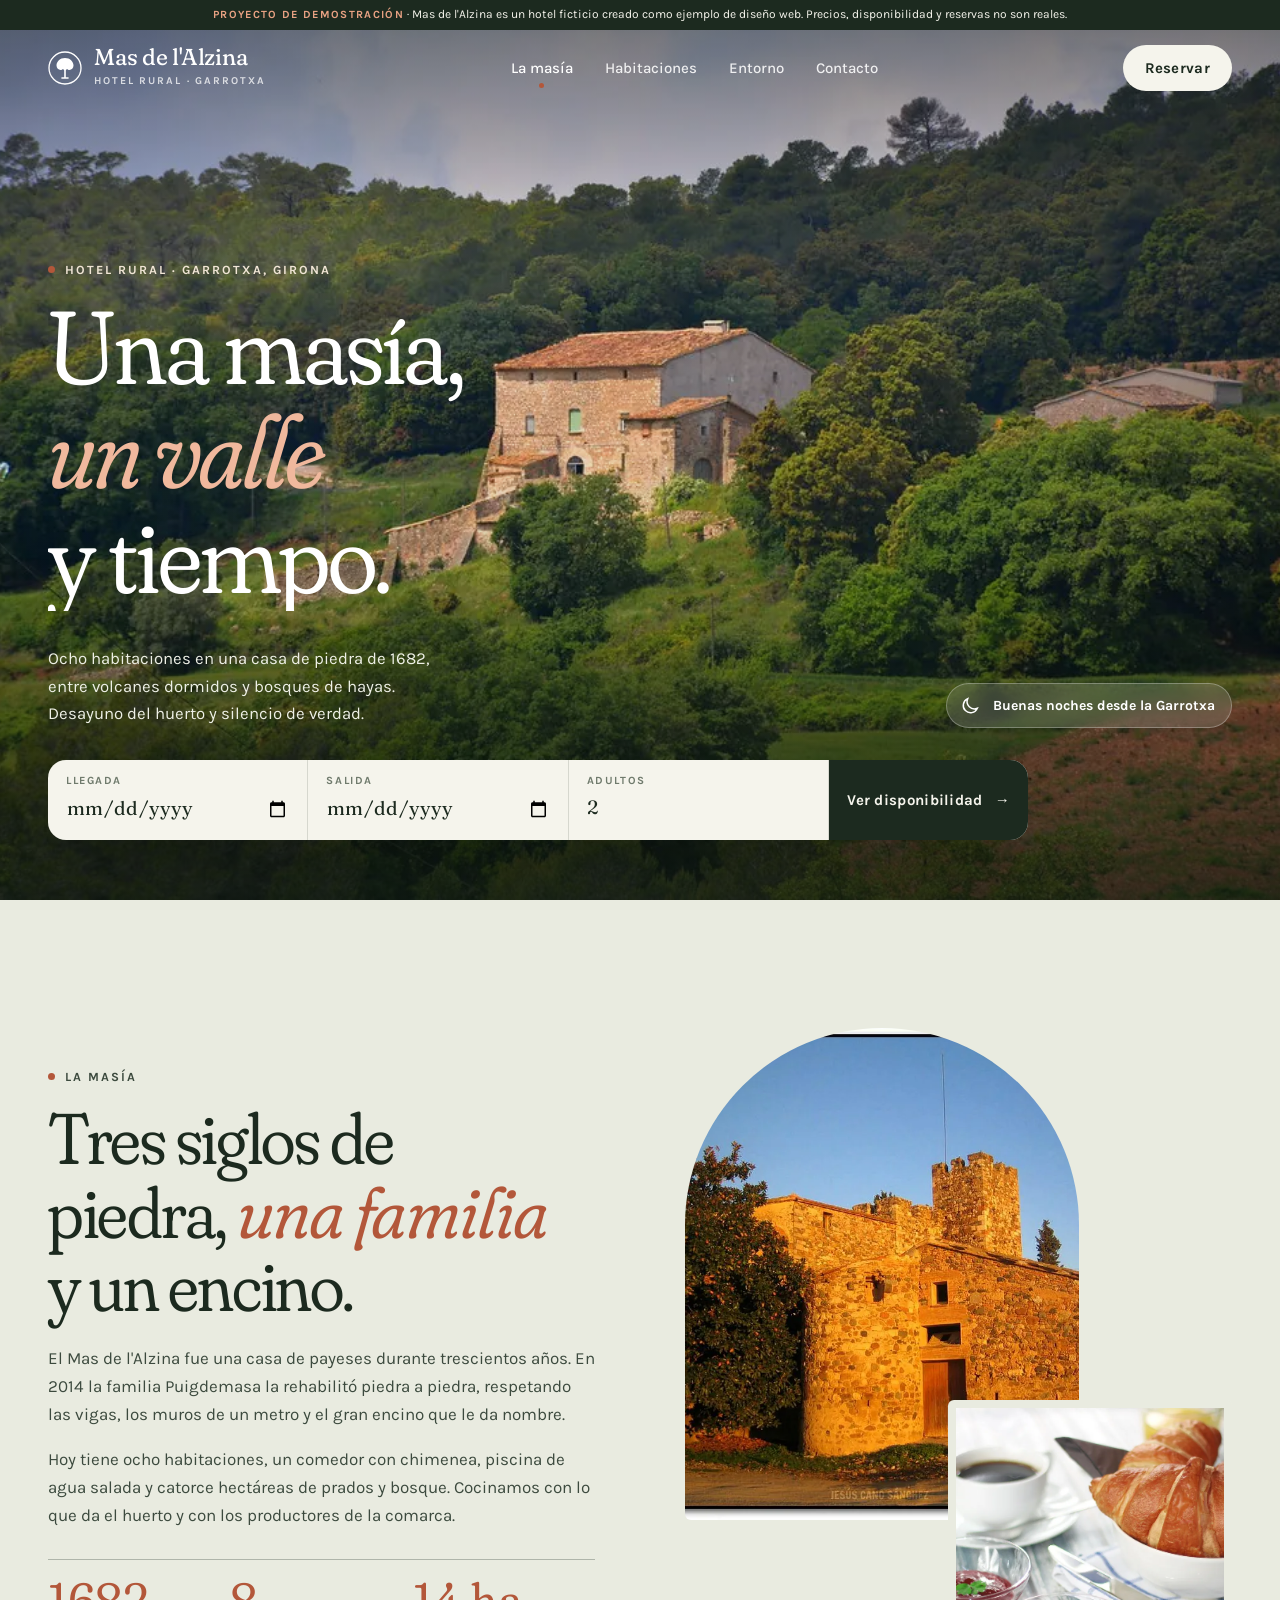
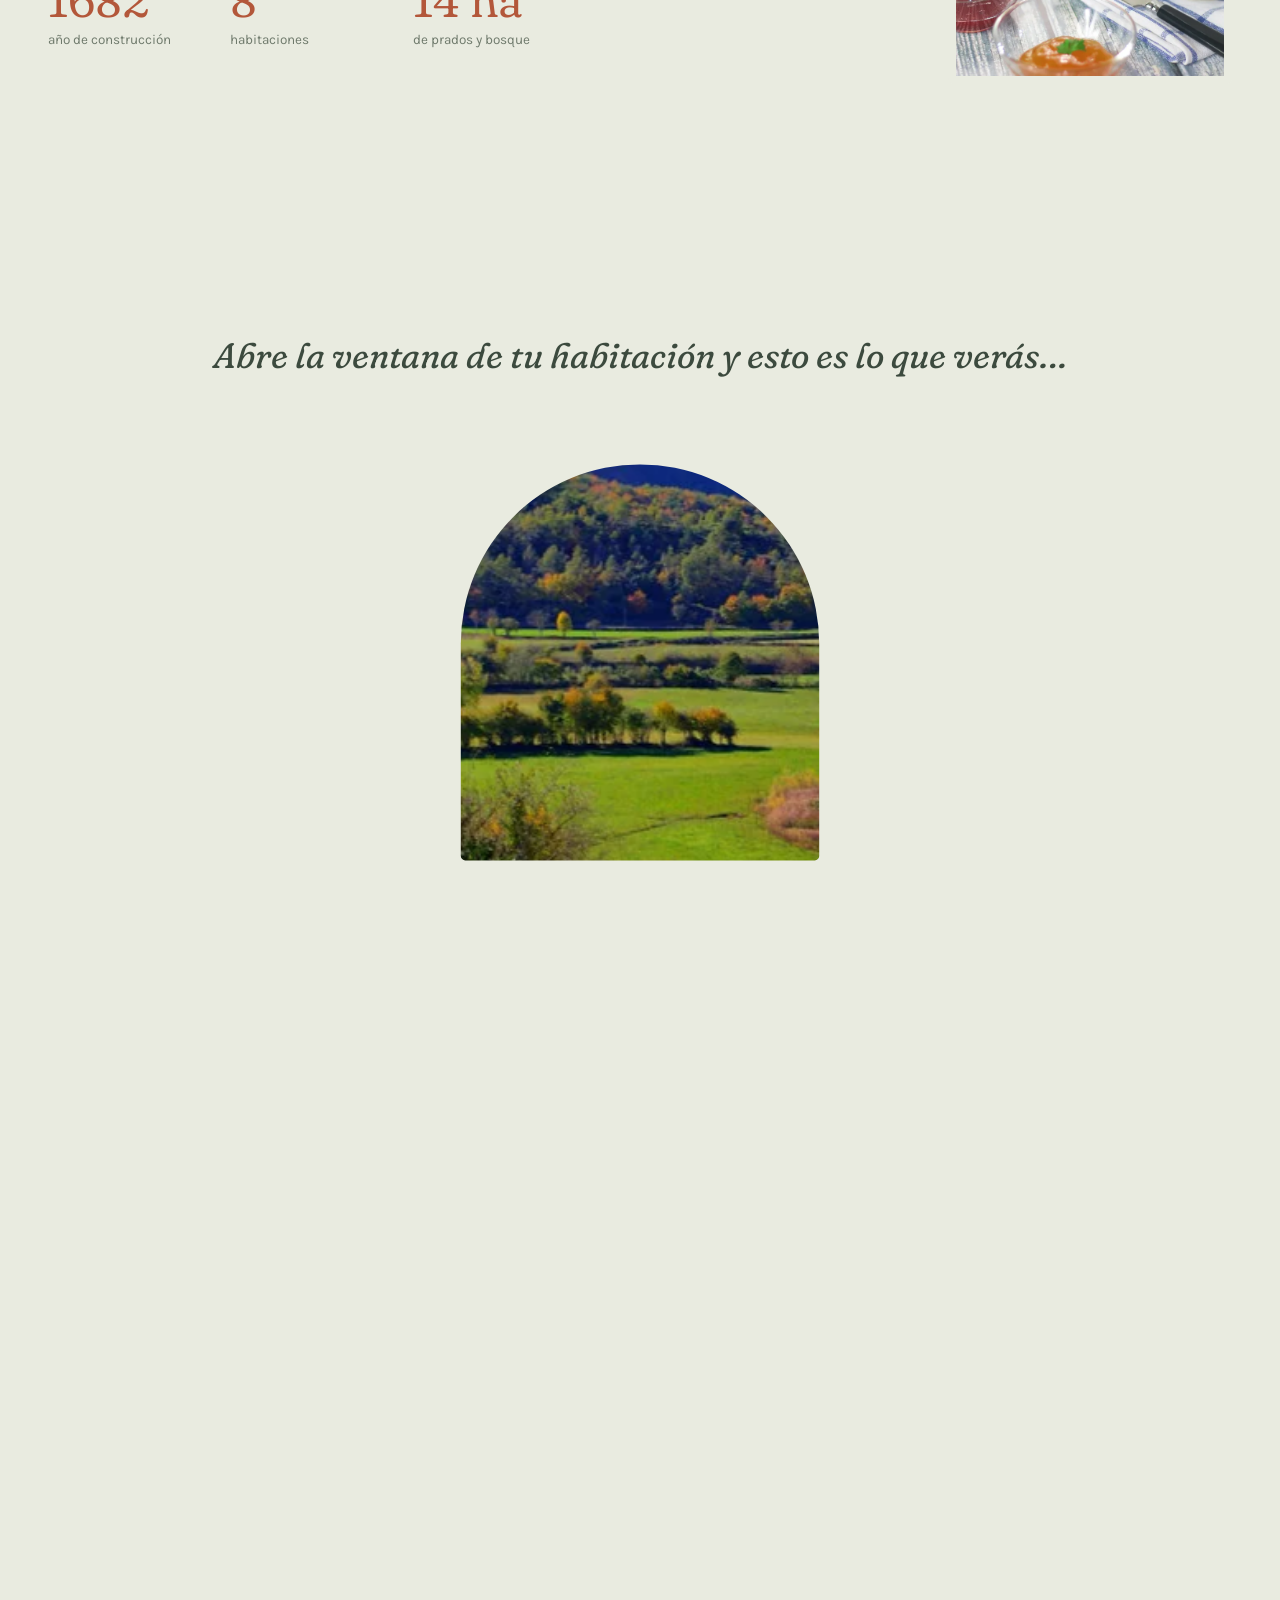
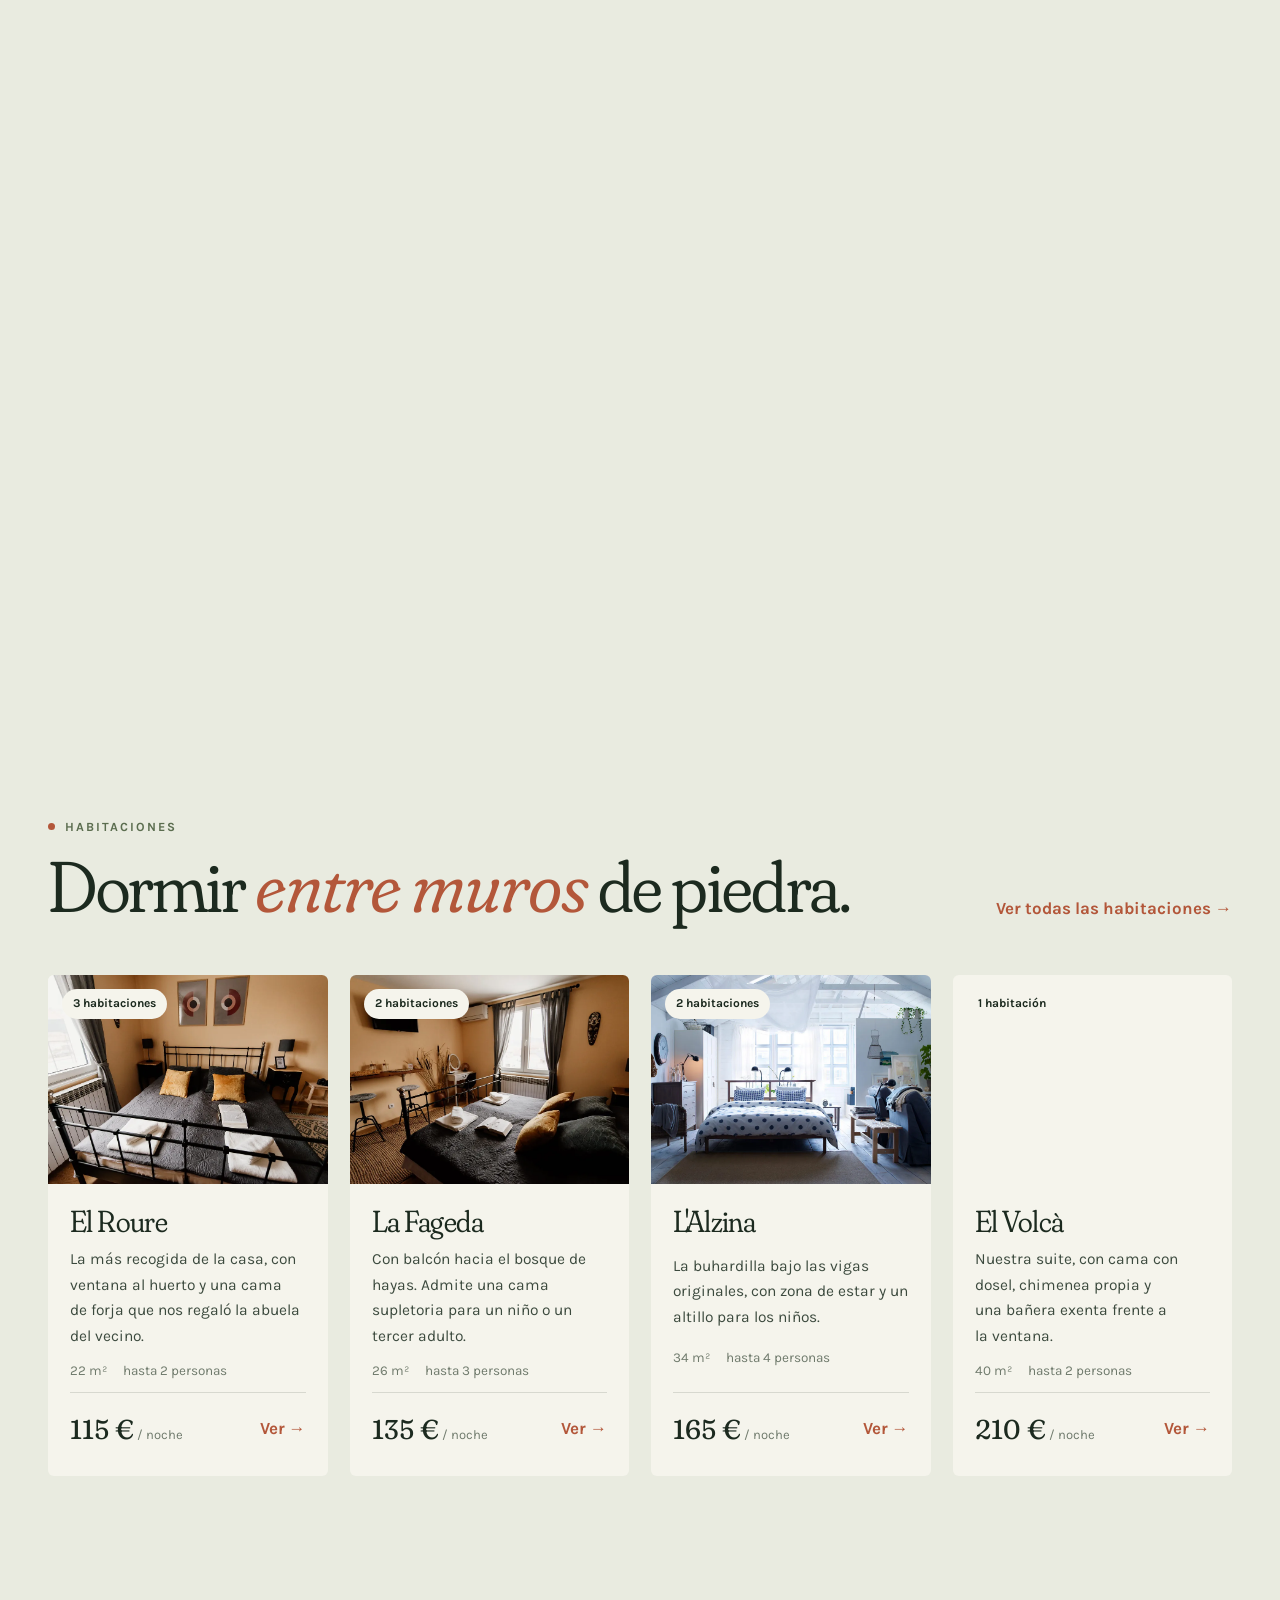
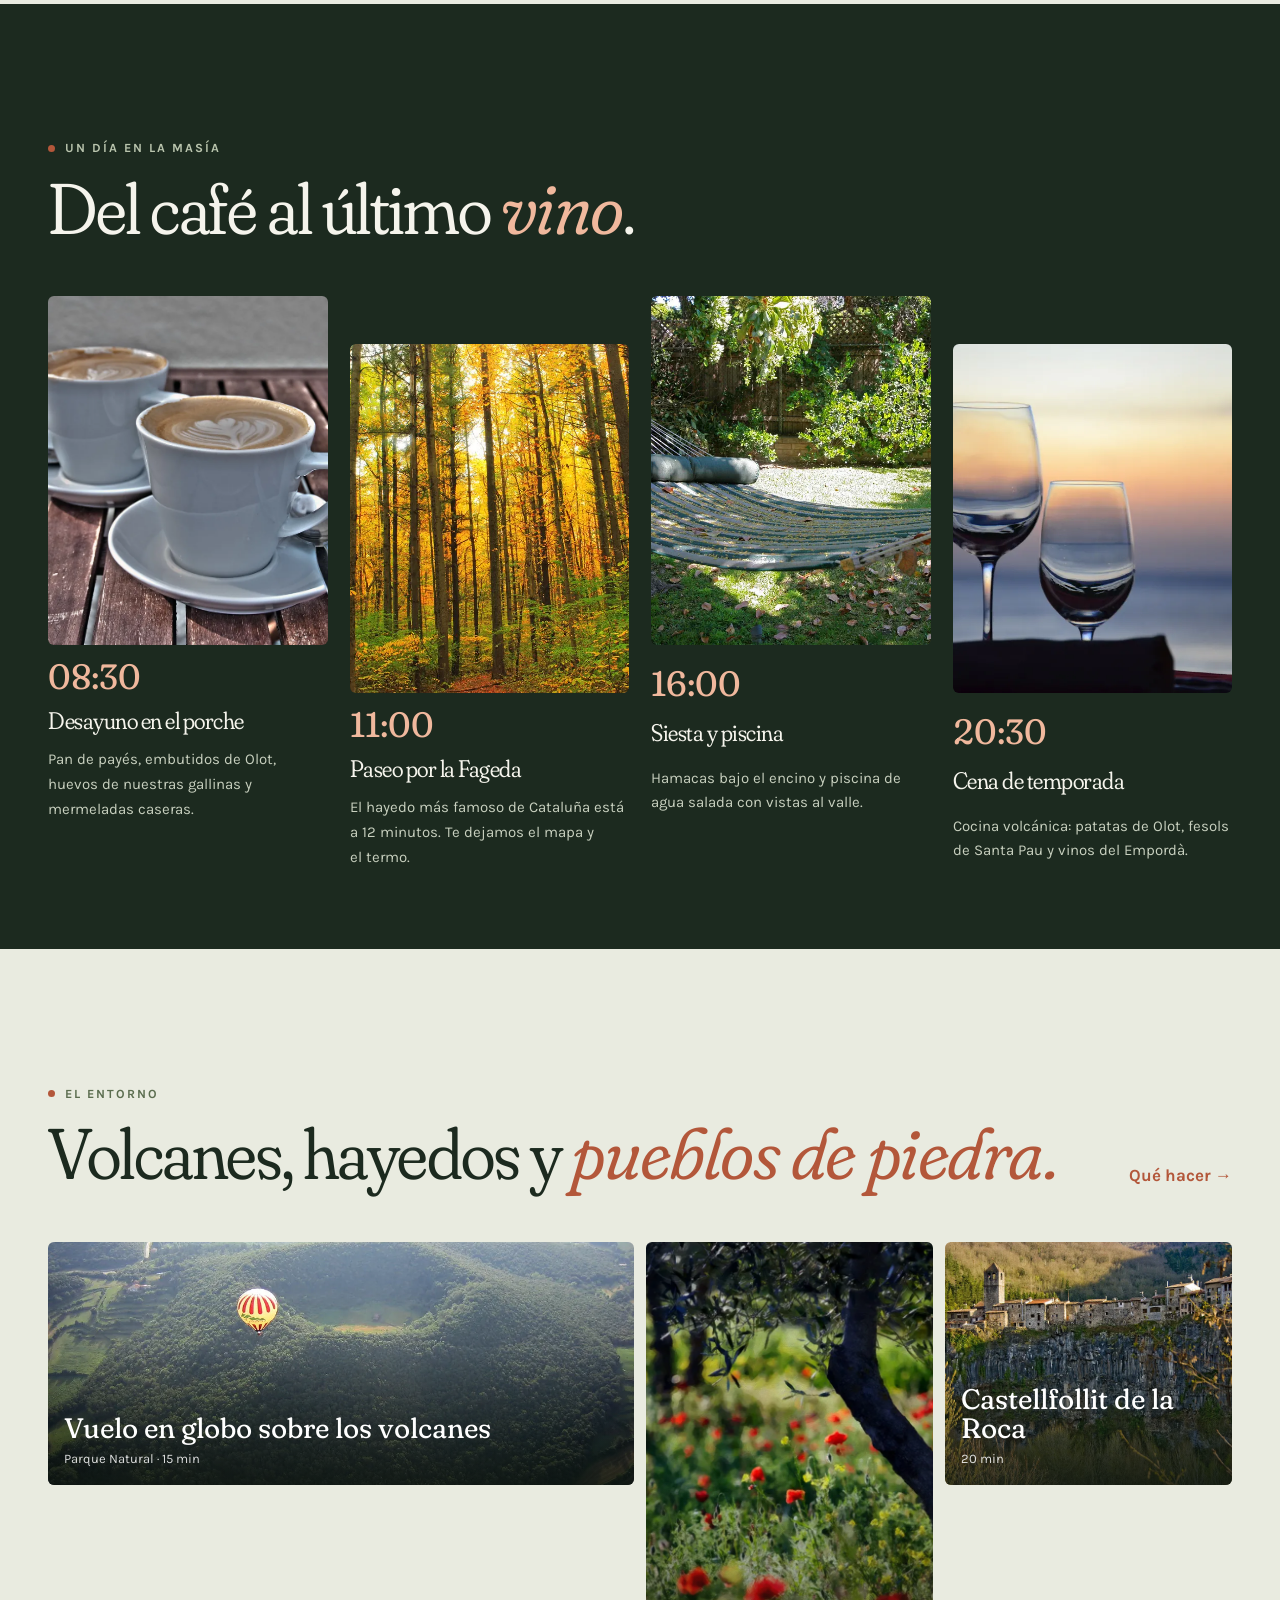
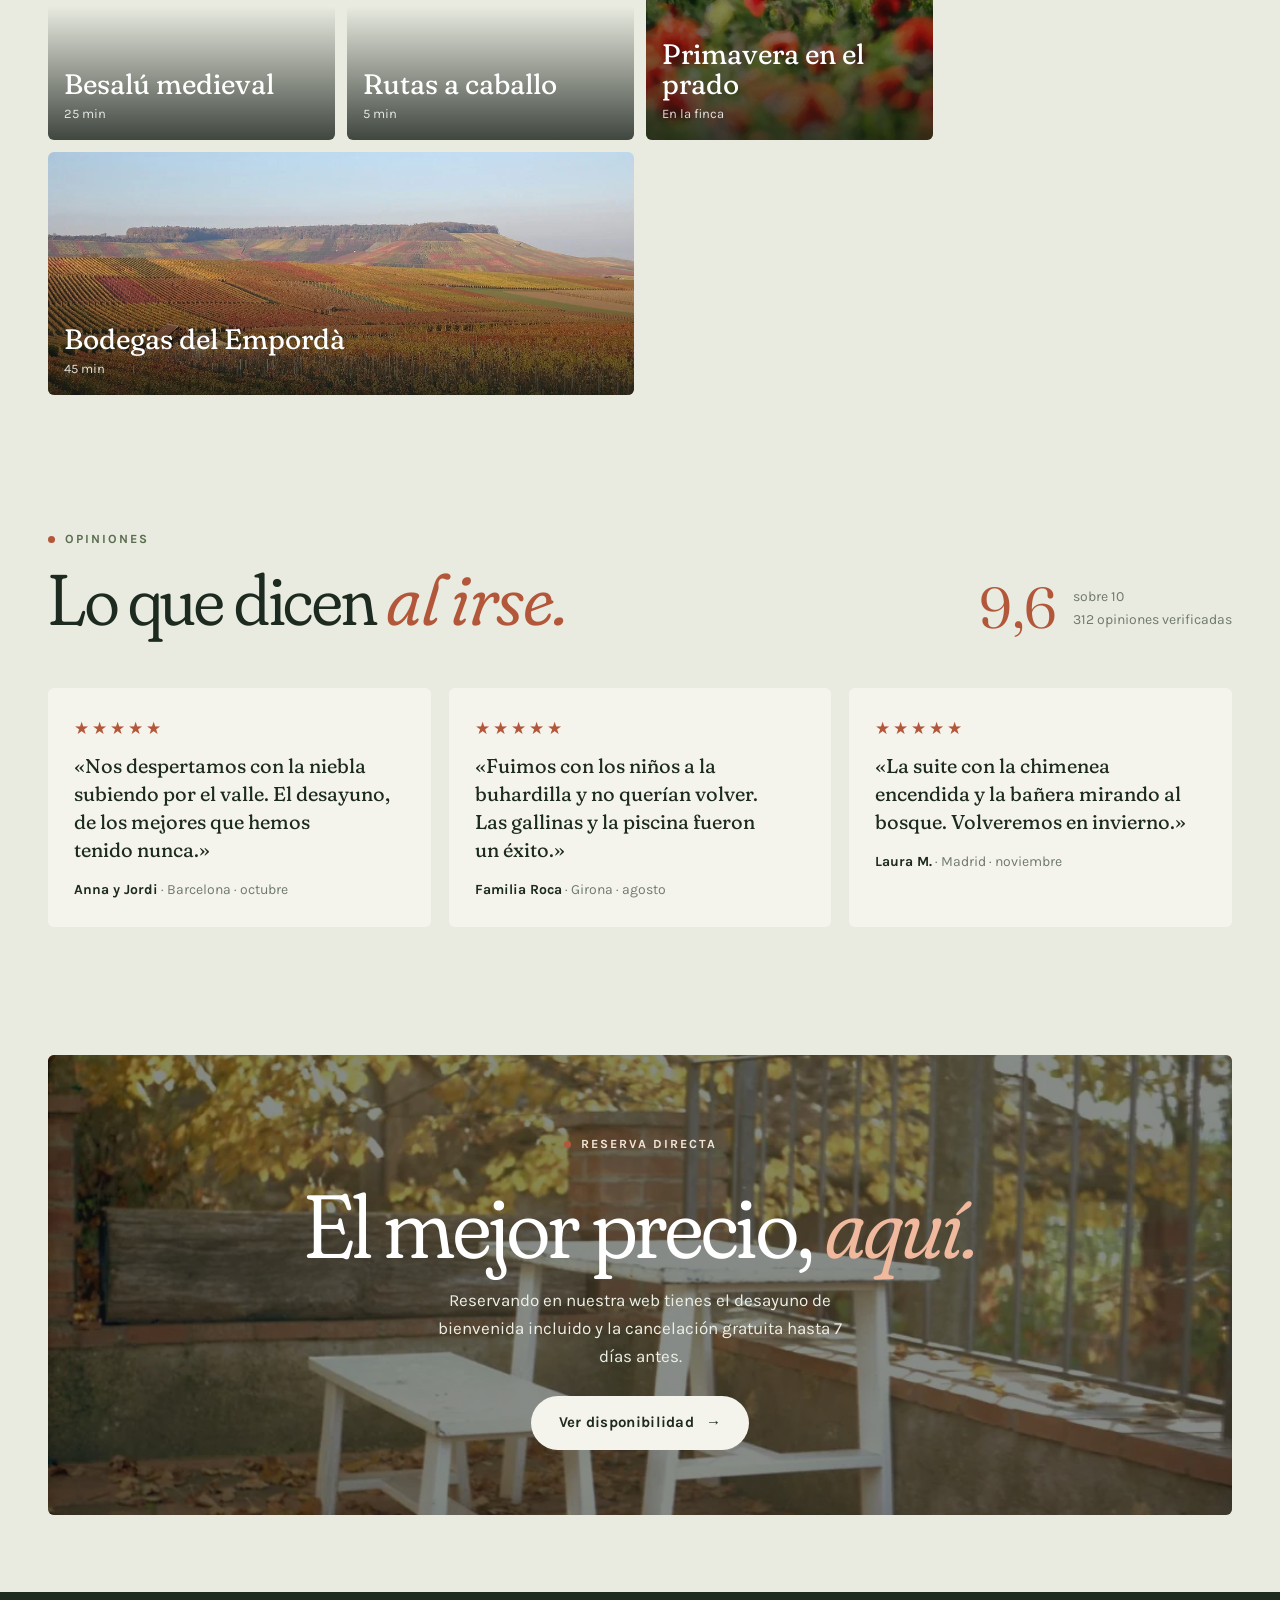
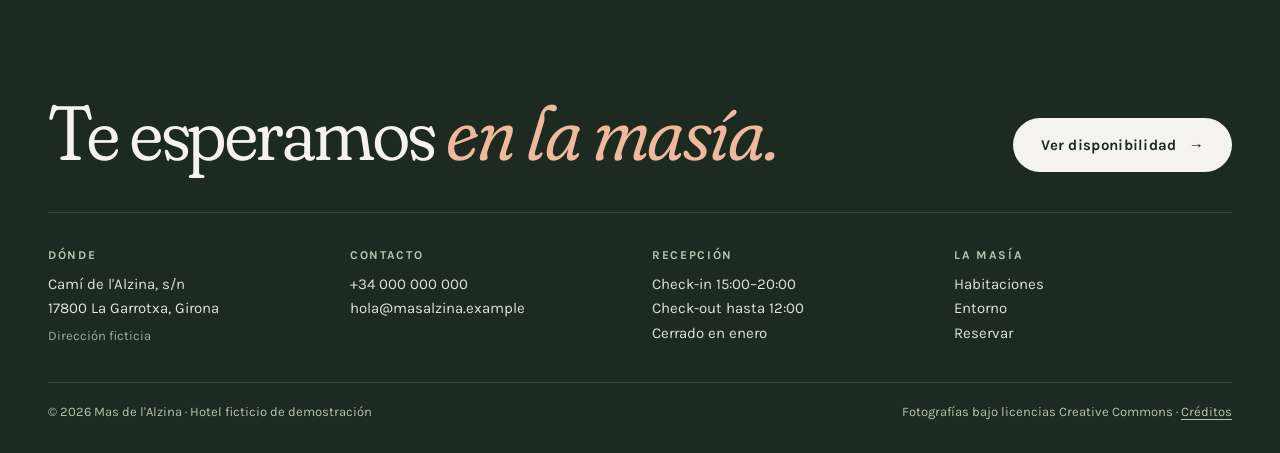
<file: index.html>
<!doctype html>
<html lang="es">
<head>
  <meta charset="utf-8">
  <meta name="viewport" content="width=device-width, initial-scale=1">
  <title>Mas de l'Alzina · Hotel rural en la Garrotxa, Girona</title>
  <meta name="description" content="Masía del siglo XVII convertida en hotel rural con 8 habitaciones en la Garrotxa: volcanes, hayedos y cocina de temporada. Reserva online. (Web de demostración.)">
  <meta name="robots" content="noindex, nofollow">
  <meta name="theme-color" content="#e9ebe0">
  <link rel="icon" href="assets/img/favicon.svg" type="image/svg+xml">
  <link rel="preconnect" href="https://fonts.googleapis.com">
  <link rel="preconnect" href="https://fonts.gstatic.com" crossorigin>
  <link rel="stylesheet" href="https://fonts.googleapis.com/css2?family=Fraunces:ital,opsz,wght,SOFT,WONK@0,9..144,300..600,0..100,0..1;1,9..144,300..600,0..100,0..1&family=Karla:wght@400;500;700&display=swap">
  <link rel="stylesheet" href="styles.css?v=20260927">
  <script>document.documentElement.classList.add("js");setTimeout(function(){if(!window.__KB_OK)document.documentElement.classList.add("reveal-all");},3500);</script>
</head>
<body>
  <a class="skip-link" href="#main">Saltar al contenido</a>
  <div class="demo-bar" role="note"><span><b>Proyecto de demostración</b><span class="demo-long"> · Mas de l'Alzina es un hotel ficticio creado como ejemplo de diseño web. Precios, disponibilidad y reservas no son reales.</span></span></div>
  <header class="nav" data-nav>
    <div class="nav-inner">
      <a class="logo" href="index.html" aria-label="Mas de l'Alzina, inicio"><svg viewBox="0 0 34 34" aria-hidden="true"><circle cx="17" cy="17" r="16" fill="none" stroke="currentColor" stroke-width="1.3"/><path d="M17 7c-5 0-8.5 3.6-8.5 7.6 0 2.8 2 4.4 4 4.4 1.1 0 1.9-.5 2.5-1 .6.9 1.6 1.4 2 1.4s1.4-.5 2-1.4c.6.5 1.4 1 2.5 1 2 0 4-1.6 4-4.4C25.5 10.6 22 7 17 7z" fill="currentColor"/><path d="M17 19v8M14 27h6" stroke="currentColor" stroke-width="1.6" stroke-linecap="round"/></svg><span><b>Mas de l'Alzina</b><small>Hotel rural · Garrotxa</small></span></a>
      <nav class="nav-links" aria-label="Principal">
        <a href="index.html" aria-current="page">La masía</a>
        <a href="habitaciones.html">Habitaciones</a>
        <a href="entorno.html">Entorno</a>
        <a href="reservar.html">Contacto</a>
      </nav>
      <div class="nav-right">
        <a class="btn" href="reservar.html">Reservar</a>
        <button class="burger" type="button" aria-expanded="false" aria-controls="menu" aria-label="Abrir menú"><span></span><span></span></button>
      </div>
    </div>
  </header>
  <nav class="menu" id="menu" aria-hidden="true" aria-label="Menú móvil">
    <div>
      <a class="big" href="index.html">La masía</a>
      <a class="big" href="habitaciones.html">Habitaciones</a>
      <a class="big" href="entorno.html">Entorno</a>
      <a class="big" href="reservar.html">Reservar</a>
    </div>
    <div style="display:grid;gap:4px;font-size:14px;color:#b9c4ad"><span>+34 000 000 000</span><span>hola@masalzina.example</span><span>La Garrotxa, Girona (dirección ficticia)</span></div>
  </nav>

  <main id="main">
    <section class="hero" aria-label="Portada">
      <div class="hero-img"><img src="assets/img/masia.webp" alt="Masía de piedra en lo alto de una colina rodeada de bosque" width="1024" height="679" loading="eager" fetchpriority="high" decoding="async"></div>
      <div class="hero-content">
        <div class="wrap">
          <p class="eyebrow">Hotel rural · Garrotxa, Girona</p>
          <h1><span class="ln"><span style="--d:80ms">Una masía,</span></span><span class="ln"><span style="--d:200ms"><em>un valle</em></span></span><span class="ln"><span style="--d:320ms">y tiempo.</span></span></h1>
          <div class="hero-foot">
            <p>Ocho habitaciones en una casa de piedra de 1682, entre volcanes dormidos y bosques de hayas. Desayuno del huerto y silencio de verdad.</p>
            <span class="weather" data-greeting><svg viewBox="0 0 24 24" fill="none" stroke="currentColor" stroke-width="1.6" stroke-linecap="round" aria-hidden="true"></svg><b>Bienvenidos a la Garrotxa</b></span>
          </div>
          <form class="bookbar" action="reservar.html" method="get" data-bookbar aria-label="Buscar disponibilidad">
            <div><label for="b-in">Llegada</label><input id="b-in" name="entrada" type="date"></div>
            <div><label for="b-out">Salida</label><input id="b-out" name="salida" type="date"></div>
            <div><label for="b-ad">Adultos</label><select id="b-ad" name="adultos"><option>1</option><option selected>2</option><option>3</option><option>4</option></select></div>
            <button class="btn" type="submit">Ver disponibilidad <span class="ar">→</span></button>
          </form>
        </div>
      </div>
    </section>

    <section class="section wrap" aria-labelledby="intro-t">
      <div class="intro">
        <div>
          <p class="eyebrow" data-reveal>La masía</p>
          <h2 id="intro-t" data-reveal style="--d:80ms">Tres siglos de piedra, <em>una familia</em> y un encino.</h2>
          <p data-reveal style="--d:140ms">El Mas de l'Alzina fue una casa de payeses durante trescientos años. En 2014 la familia Puigdemasa la rehabilitó piedra a piedra, respetando las vigas, los muros de un metro y el gran encino que le da nombre.</p>
          <p data-reveal style="--d:180ms">Hoy tiene ocho habitaciones, un comedor con chimenea, piscina de agua salada y catorce hectáreas de prados y bosque. Cocinamos con lo que da el huerto y con los productores de la comarca.</p>
          <div class="facts" data-reveal style="--d:220ms">
            <div><b>1682</b><span>año de construcción</span></div>
            <div><b>8</b><span>habitaciones</span></div>
            <div><b>14 ha</b><span>de prados y bosque</span></div>
          </div>
        </div>
        <div class="intro-imgs" data-reveal>
          <div class="a"><img src="assets/img/masia-dorada.webp" alt="Fachada de piedra de una masía con torre iluminada por el sol de la tarde" width="1024" height="777" loading="lazy" decoding="async"></div>
          <div class="b"><img src="assets/img/desayuno.webp" alt="Desayuno con cruasanes, café y mermeladas caseras" width="1024" height="683" loading="lazy" decoding="async"></div>
        </div>
      </div>
    </section>

    <section class="window-sec" data-window aria-label="El valle">
      <div class="window-sticky">
        <div class="window-caption"><p>Abre la ventana de tu habitación y esto es lo que verás…</p></div>
        <div class="window-frame"><img src="assets/img/valle.webp" alt="Valle verde de la Garrotxa con montañas azules y una casa de piedra entre los árboles" width="1024" height="683" loading="lazy" decoding="async"></div>
        <div class="window-text">
          <p class="eyebrow">Buenos días</p>
          <h2>El valle entero, <em>para desayunar.</em></h2>
        </div>
      </div>
    </section>

    <section class="section wrap" aria-labelledby="rooms-t">
      <div class="sec-head">
        <div><p class="eyebrow" data-reveal>Habitaciones</p><h2 id="rooms-t" data-reveal style="--d:80ms">Dormir <em>entre muros</em> de piedra.</h2></div>
        <a class="link" href="habitaciones.html">Ver todas las habitaciones →</a>
      </div>
      <div class="rooms">
        <a class="room-card" href="habitaciones.html#roure" data-reveal style="--d:0ms">
          <div class="ph"><img src="assets/img/hab-roure.webp" alt="Habitación doble con cama de forja y colcha gris" width="1023" height="683" loading="lazy" decoding="async"><span class="badge">3 habitaciones</span></div>
          <div class="body"><h3>El Roure</h3><p>La más recogida de la casa, con ventana al huerto y una cama de forja que nos regaló la abuela del vecino.</p><div class="specs"><span>22 m²</span><span>hasta 2 personas</span></div>
          <div class="foot"><span class="price">115 €<small> / noche</small></span><span class="link">Ver →</span></div></div>
        </a>
        <a class="room-card" href="habitaciones.html#fageda" data-reveal style="--d:80ms">
          <div class="ph"><img src="assets/img/hab-fageda.webp" alt="Habitación con cama doble, butacas y ventana" width="1023" height="683" loading="lazy" decoding="async"><span class="badge">2 habitaciones</span></div>
          <div class="body"><h3>La Fageda</h3><p>Con balcón hacia el bosque de hayas. Admite una cama supletoria para un niño o un tercer adulto.</p><div class="specs"><span>26 m²</span><span>hasta 3 personas</span></div>
          <div class="foot"><span class="price">135 €<small> / noche</small></span><span class="link">Ver →</span></div></div>
        </a>
        <a class="room-card" href="habitaciones.html#alzina" data-reveal style="--d:160ms">
          <div class="ph"><img src="assets/img/hab-alzina.webp" alt="Buhardilla luminosa con vigas de madera y cama doble" width="1024" height="768" loading="lazy" decoding="async"><span class="badge">2 habitaciones</span></div>
          <div class="body"><h3>L'Alzina</h3><p>La buhardilla bajo las vigas originales, con zona de estar y un altillo para los niños.</p><div class="specs"><span>34 m²</span><span>hasta 4 personas</span></div>
          <div class="foot"><span class="price">165 €<small> / noche</small></span><span class="link">Ver →</span></div></div>
        </a>
        <a class="room-card" href="habitaciones.html#volca" data-reveal style="--d:240ms">
          <div class="ph"><img src="assets/img/hab-volca.webp" alt="Suite con cama con dosel blanco y grandes ventanas" width="1024" height="683" loading="lazy" decoding="async"><span class="badge">1 habitación</span></div>
          <div class="body"><h3>El Volcà</h3><p>Nuestra suite, con cama con dosel, chimenea propia y una bañera exenta frente a la ventana.</p><div class="specs"><span>40 m²</span><span>hasta 2 personas</span></div>
          <div class="foot"><span class="price">210 €<small> / noche</small></span><span class="link">Ver →</span></div></div>
        </a>
      </div>
    </section>

    <section class="section day" aria-labelledby="day-t">
      <div class="wrap">
        <div class="sec-head"><div><p class="eyebrow" data-reveal>Un día en la masía</p><h2 id="day-t" data-reveal style="--d:80ms">Del café al último <em>vino</em>.</h2></div></div>
        <div class="day-grid">
          <article class="moment" data-reveal><div class="ph"><img src="assets/img/cafe.webp" alt="Dos cafés con leche sobre una mesa de madera" width="1024" height="833" loading="lazy" decoding="async"></div><time>08:30</time><h3>Desayuno en el porche</h3><p>Pan de payés, embutidos de Olot, huevos de nuestras gallinas y mermeladas caseras.</p></article>
          <article class="moment" data-reveal style="--d:80ms"><div class="ph"><img src="assets/img/fageda.webp" alt="Bosque de hayas con hojas amarillas en otoño" width="1024" height="683" loading="lazy" decoding="async"></div><time>11:00</time><h3>Paseo por la Fageda</h3><p>El hayedo más famoso de Cataluña está a 12 minutos. Te dejamos el mapa y el termo.</p></article>
          <article class="moment" data-reveal style="--d:160ms"><div class="ph"><img src="assets/img/hamaca.webp" alt="Hamaca colgada en un jardín con sombra de árboles" width="1024" height="644" loading="lazy" decoding="async"></div><time>16:00</time><h3>Siesta y piscina</h3><p>Hamacas bajo el encino y piscina de agua salada con vistas al valle.</p></article>
          <article class="moment" data-reveal style="--d:240ms"><div class="ph"><img src="assets/img/vino.webp" alt="Dos copas de vino al atardecer" width="1024" height="683" loading="lazy" decoding="async"></div><time>20:30</time><h3>Cena de temporada</h3><p>Cocina volcánica: patatas de Olot, fesols de Santa Pau y vinos del Empordà.</p></article>
        </div>
      </div>
    </section>

    <section class="section wrap" aria-labelledby="env-t">
      <div class="sec-head"><div><p class="eyebrow" data-reveal>El entorno</p><h2 id="env-t" data-reveal style="--d:80ms">Volcanes, hayedos y <em>pueblos de piedra.</em></h2></div><a class="link" href="entorno.html">Qué hacer →</a></div>
      <div class="mosaic">
        <a class="tile wide" href="entorno.html#volcanes" data-reveal><img src="assets/img/globo.webp" alt="Globo aerostático sobrevolando el cráter boscoso de un volcán" width="1024" height="768" loading="lazy" decoding="async"><span class="t"><b>Vuelo en globo sobre los volcanes</b><span>Parque Natural · 15 min</span></span></a>
        <a class="tile tall" href="entorno.html#pueblos" data-reveal style="--d:80ms"><img src="assets/img/roselles.webp" alt="Amapolas rojas bajo los olivos" width="1024" height="1024" loading="lazy" decoding="async"><span class="t"><b>Primavera en el prado</b><span>En la finca</span></span></a>
        <a class="tile" href="entorno.html#pueblos" data-reveal style="--d:120ms"><img src="assets/img/castellfollit.webp" alt="Pueblo de Castellfollit de la Roca sobre un acantilado de basalto" width="1024" height="638" loading="lazy" decoding="async"><span class="t"><b>Castellfollit de la Roca</b><span>20 min</span></span></a>
        <a class="tile" href="entorno.html#pueblos" data-reveal style="--d:160ms"><img src="assets/img/besalu.webp" alt="Puente medieval de piedra en Besalú" width="1024" height="683" loading="lazy" decoding="async"><span class="t"><b>Besalú medieval</b><span>25 min</span></span></a>
        <a class="tile wide" href="entorno.html#vino" data-reveal style="--d:200ms"><img src="assets/img/vinyes.webp" alt="Viñedos con colores de otoño en una ladera" width="1024" height="681" loading="lazy" decoding="async"><span class="t"><b>Bodegas del Empordà</b><span>45 min</span></span></a>
        <a class="tile" href="entorno.html#caballo" data-reveal style="--d:240ms"><img src="assets/img/caballo.webp" alt="Caballo marrón galopando por un prado" width="1024" height="683" loading="lazy" decoding="async"><span class="t"><b>Rutas a caballo</b><span>5 min</span></span></a>
      </div>
    </section>

    <section class="section wrap" style="padding-top:0" aria-labelledby="rev-t">
      <div class="sec-head"><div><p class="eyebrow" data-reveal>Opiniones</p><h2 id="rev-t" data-reveal style="--d:80ms">Lo que dicen <em>al irse.</em></h2></div><div class="score" data-reveal><b>9,6</b><span>sobre 10<br>312 opiniones verificadas</span></div></div>
      <div class="reviews">
        <blockquote class="review" data-reveal><span class="stars" aria-label="5 de 5">★★★★★</span><p>«Nos despertamos con la niebla subiendo por el valle. El desayuno, de los mejores que hemos tenido nunca.»</p><footer><b>Anna y Jordi</b> · Barcelona · octubre</footer></blockquote>
        <blockquote class="review" data-reveal style="--d:80ms"><span class="stars" aria-label="5 de 5">★★★★★</span><p>«Fuimos con los niños a la buhardilla y no querían volver. Las gallinas y la piscina fueron un éxito.»</p><footer><b>Familia Roca</b> · Girona · agosto</footer></blockquote>
        <blockquote class="review" data-reveal style="--d:160ms"><span class="stars" aria-label="5 de 5">★★★★★</span><p>«La suite con la chimenea encendida y la bañera mirando al bosque. Volveremos en invierno.»</p><footer><b>Laura M.</b> · Madrid · noviembre</footer></blockquote>
      </div>
    </section>

    <section class="wrap" aria-labelledby="cta-t">
      <div class="cta" data-reveal>
        <img src="assets/img/terraza.webp" alt="" width="1024" height="666" loading="lazy" decoding="async" aria-hidden="true">
        <div><p class="eyebrow" style="color:#f1e6d6">Reserva directa</p><h2 id="cta-t">El mejor precio, <em>aquí.</em></h2><p>Reservando en nuestra web tienes el desayuno de bienvenida incluido y la cancelación gratuita hasta 7 días antes.</p><a class="btn btn-light" href="reservar.html">Ver disponibilidad <span class="ar">→</span></a></div>
      </div>
    </section>
  </main>

  <footer class="footer">
    <div class="wrap">
      <div class="foot-top">
        <h2>Te esperamos <em>en la masía.</em></h2>
        <a class="btn btn-light" href="reservar.html">Ver disponibilidad <span class="ar">→</span></a>
      </div>
      <div class="foot-grid">
        <div><h3>Dónde</h3><p>Camí de l'Alzina, s/n<br>17800 La Garrotxa, Girona</p><p style="font-size:13px;opacity:.7;margin-top:4px">Dirección ficticia</p></div>
        <div><h3>Contacto</h3><ul><li>+34 000 000 000</li><li>hola@masalzina.example</li></ul></div>
        <div><h3>Recepción</h3><ul><li>Check-in 15:00–20:00</li><li>Check-out hasta 12:00</li><li>Cerrado en enero</li></ul></div>
        <div><h3>La masía</h3><ul><li><a href="habitaciones.html">Habitaciones</a></li><li><a href="entorno.html">Entorno</a></li><li><a href="reservar.html">Reservar</a></li></ul></div>
      </div>
      <div class="foot-bottom"><span>© 2026 Mas de l'Alzina · Hotel ficticio de demostración</span><span>Fotografías bajo licencias Creative Commons · <a href="creditos.html">Créditos</a></span></div>
    </div>
  </footer>
  <script defer src="lib/gsap.min.js?v=20260927"></script>
  <script defer src="lib/ScrollTrigger.min.js?v=20260927"></script>
  <script defer src="lib/manifest.js?v=20260927"></script>
  <script defer src="main.js?v=20260927"></script>
</body>
</html>
</file>
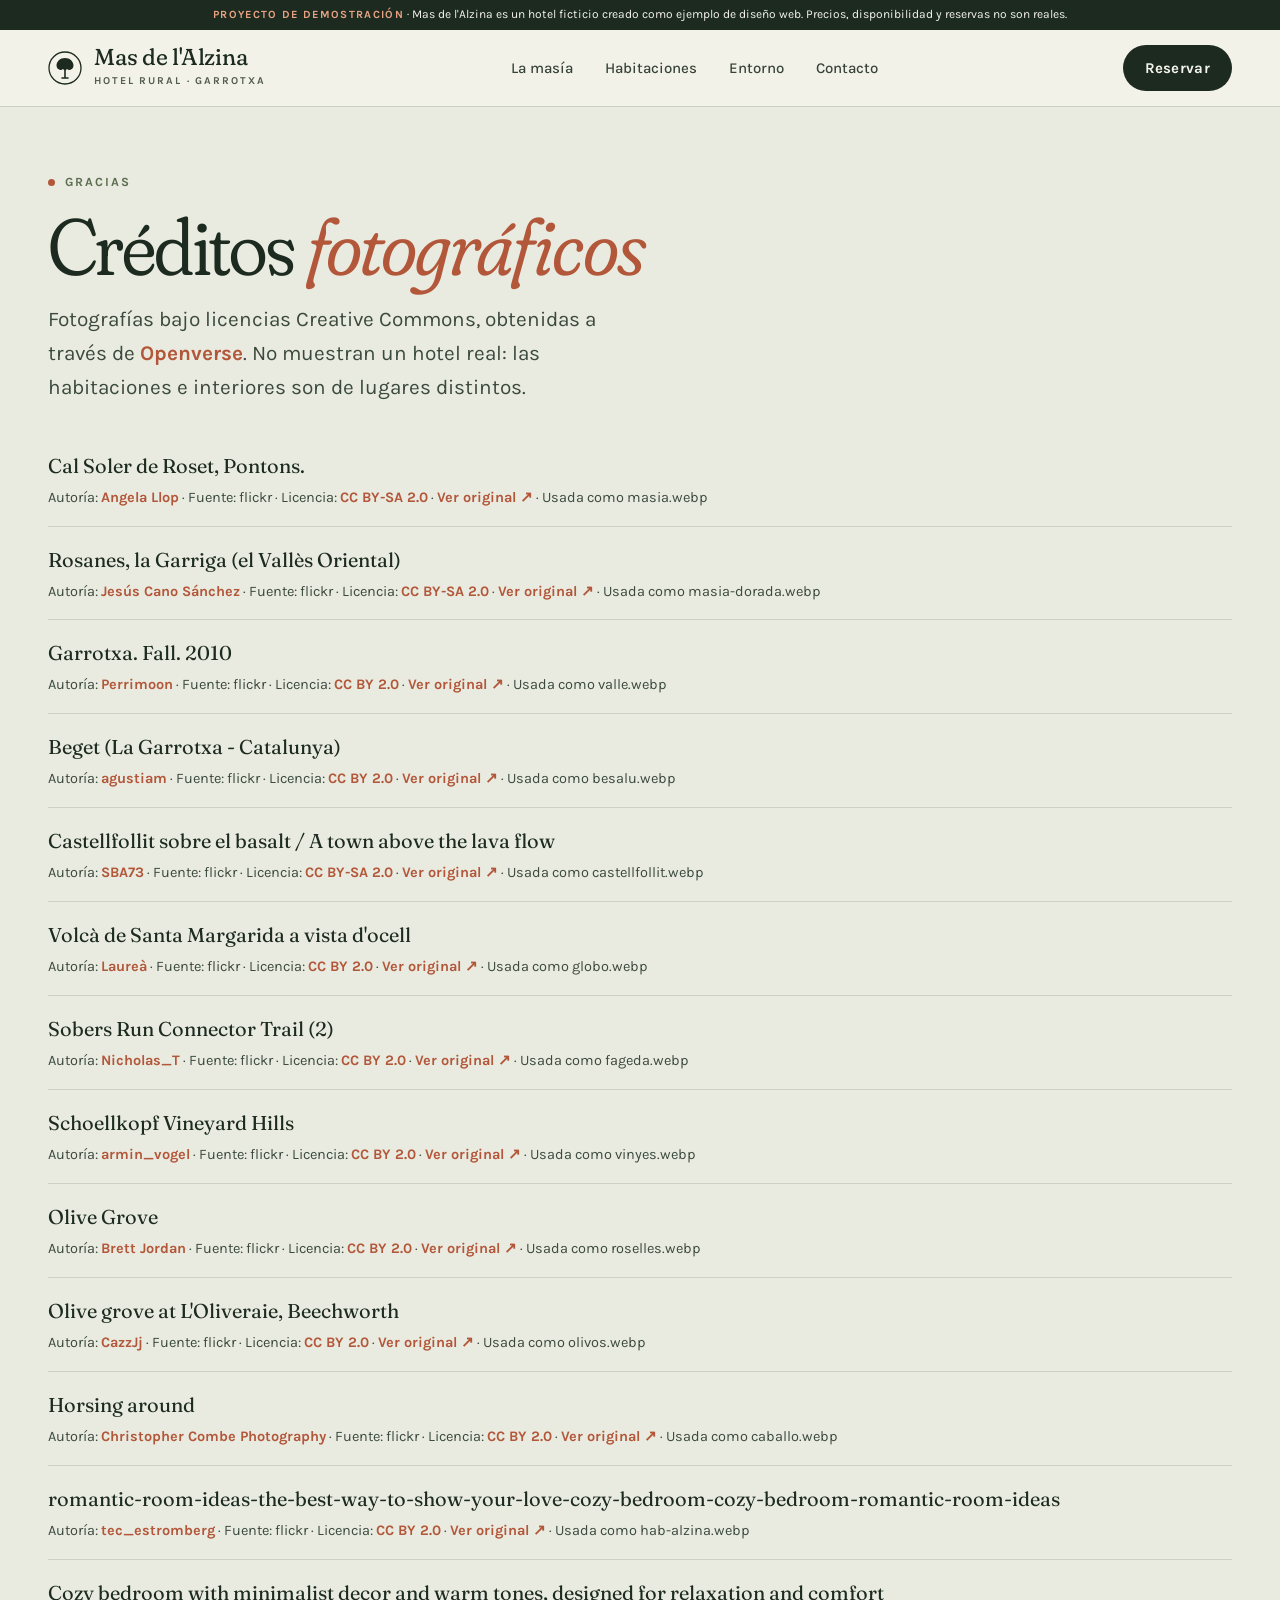
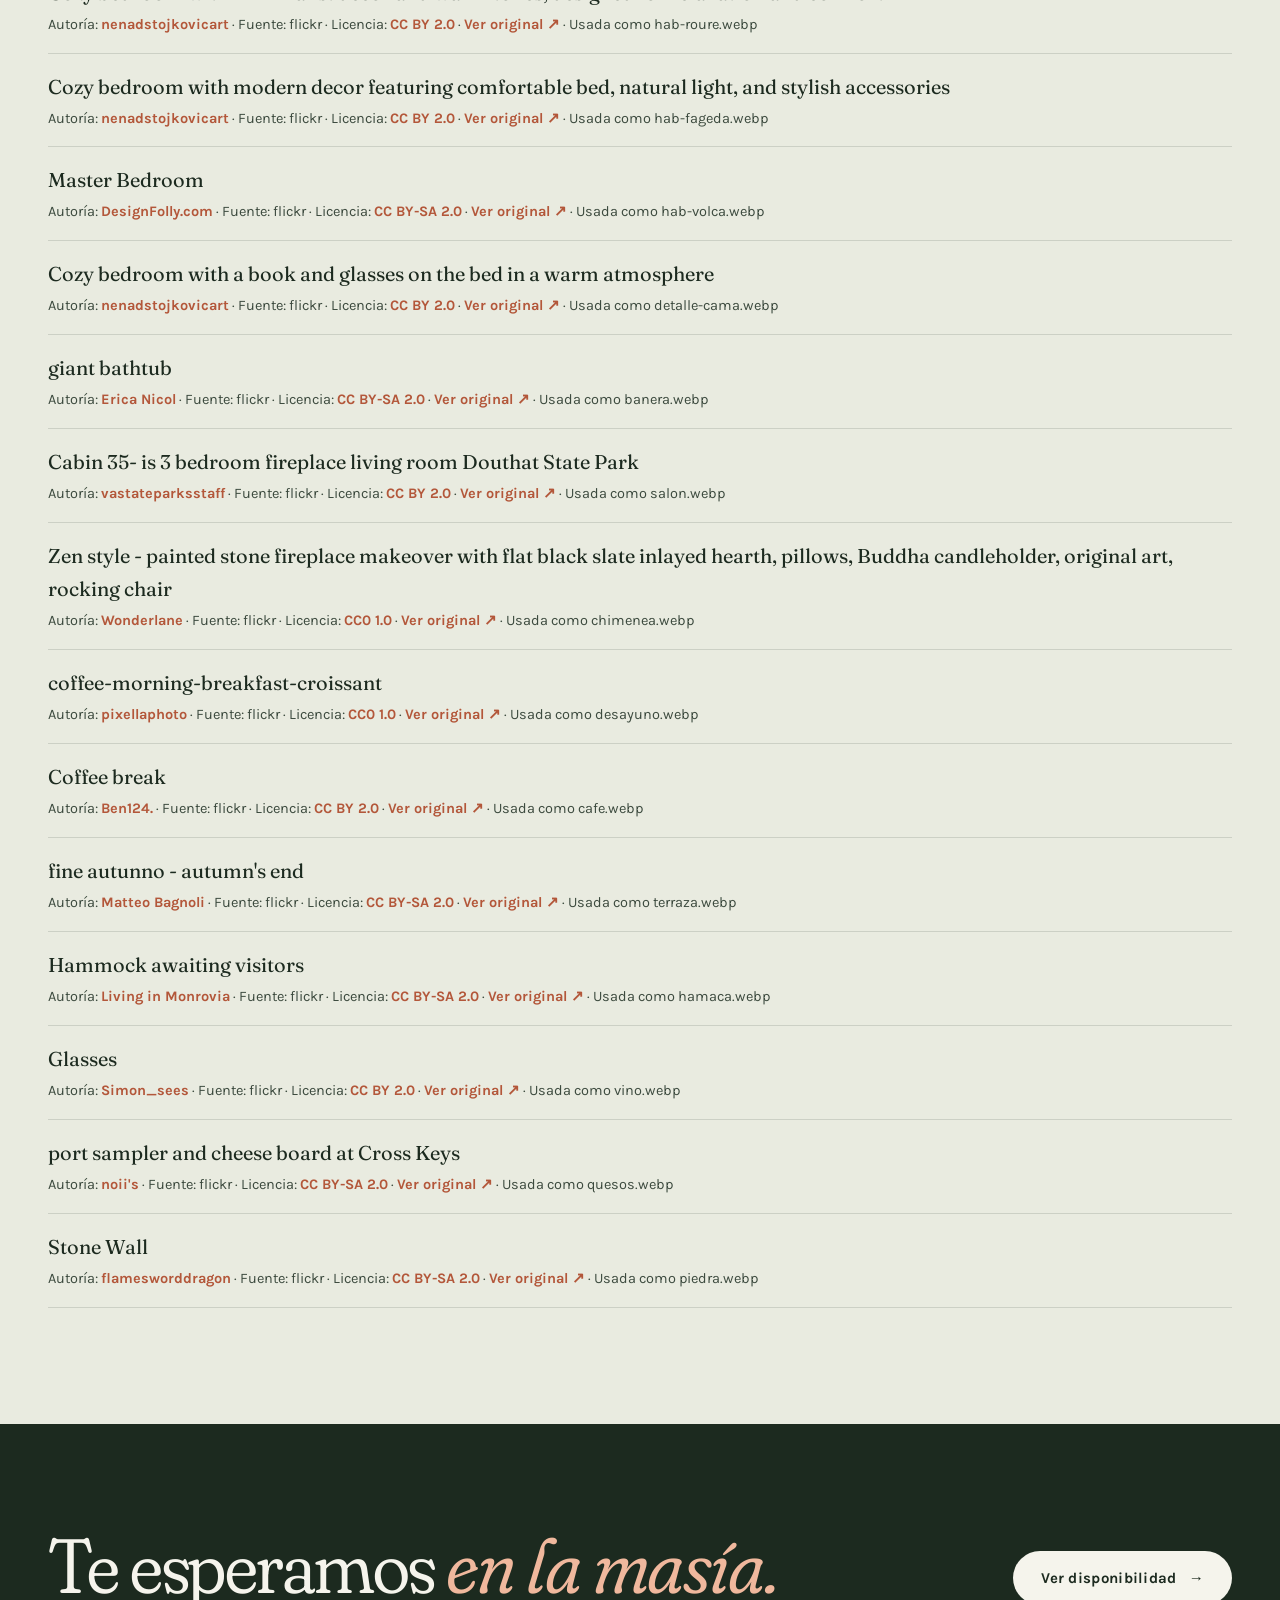
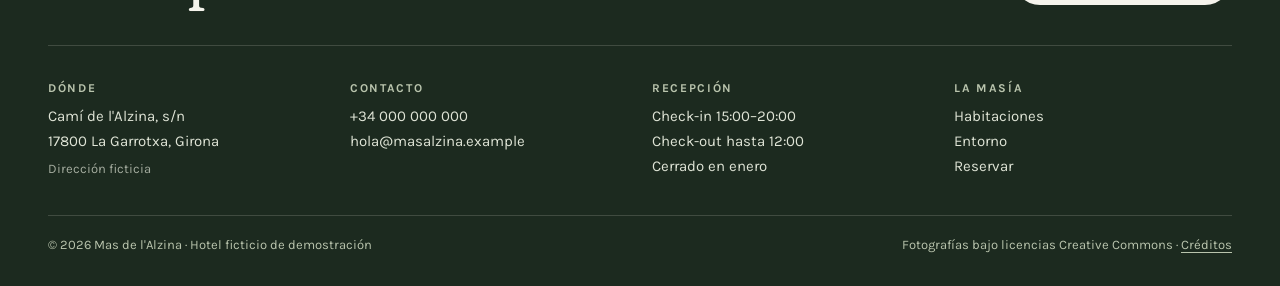
<file: creditos.html>
<!doctype html>
<html lang="es">
<head>
  <meta charset="utf-8">
  <meta name="viewport" content="width=device-width, initial-scale=1">
  <title>Créditos fotográficos · Mas de l'Alzina</title>
  <meta name="description" content="Autoría y licencias de las fotografías de la web de demostración del Mas de l'Alzina.">
  <meta name="robots" content="noindex, nofollow">
  <meta name="theme-color" content="#e9ebe0">
  <link rel="icon" href="assets/img/favicon.svg" type="image/svg+xml">
  <link rel="preconnect" href="https://fonts.googleapis.com">
  <link rel="preconnect" href="https://fonts.gstatic.com" crossorigin>
  <link rel="stylesheet" href="https://fonts.googleapis.com/css2?family=Fraunces:ital,opsz,wght,SOFT,WONK@0,9..144,300..600,0..100,0..1;1,9..144,300..600,0..100,0..1&family=Karla:wght@400;500;700&display=swap">
  <link rel="stylesheet" href="styles.css?v=20260927">
  <script>document.documentElement.classList.add("js");setTimeout(function(){if(!window.__KB_OK)document.documentElement.classList.add("reveal-all");},3500);</script>
</head>
<body>
  <a class="skip-link" href="#main">Saltar al contenido</a>
  <div class="demo-bar" role="note"><span><b>Proyecto de demostración</b><span class="demo-long"> · Mas de l'Alzina es un hotel ficticio creado como ejemplo de diseño web. Precios, disponibilidad y reservas no son reales.</span></span></div>
  <header class="nav solid" data-nav>
    <div class="nav-inner">
      <a class="logo" href="index.html" aria-label="Mas de l'Alzina, inicio"><svg viewBox="0 0 34 34" aria-hidden="true"><circle cx="17" cy="17" r="16" fill="none" stroke="currentColor" stroke-width="1.3"/><path d="M17 7c-5 0-8.5 3.6-8.5 7.6 0 2.8 2 4.4 4 4.4 1.1 0 1.9-.5 2.5-1 .6.9 1.6 1.4 2 1.4s1.4-.5 2-1.4c.6.5 1.4 1 2.5 1 2 0 4-1.6 4-4.4C25.5 10.6 22 7 17 7z" fill="currentColor"/><path d="M17 19v8M14 27h6" stroke="currentColor" stroke-width="1.6" stroke-linecap="round"/></svg><span><b>Mas de l'Alzina</b><small>Hotel rural · Garrotxa</small></span></a>
      <nav class="nav-links" aria-label="Principal">
        <a href="index.html">La masía</a>
        <a href="habitaciones.html">Habitaciones</a>
        <a href="entorno.html">Entorno</a>
        <a href="reservar.html">Contacto</a>
      </nav>
      <div class="nav-right">
        <a class="btn" href="reservar.html">Reservar</a>
        <button class="burger" type="button" aria-expanded="false" aria-controls="menu" aria-label="Abrir menú"><span></span><span></span></button>
      </div>
    </div>
  </header>
  <nav class="menu" id="menu" aria-hidden="true" aria-label="Menú móvil">
    <div>
      <a class="big" href="index.html">La masía</a>
      <a class="big" href="habitaciones.html">Habitaciones</a>
      <a class="big" href="entorno.html">Entorno</a>
      <a class="big" href="reservar.html">Reservar</a>
    </div>
    <div style="display:grid;gap:4px;font-size:14px;color:#b9c4ad"><span>+34 000 000 000</span><span>hola@masalzina.example</span><span>La Garrotxa, Girona (dirección ficticia)</span></div>
  </nav>

  <main id="main" style="padding-top:calc(var(--nav-h) + 60px)">
    <div class="wrap" style="padding-bottom:40px">
      <p class="eyebrow">Gracias</p>
      <h1 style="font-size:clamp(2.8rem,7vw,5rem);margin:12px 0 14px">Créditos <em>fotográficos</em></h1>
      <p class="lead">Fotografías bajo licencias Creative Commons, obtenidas a través de <a class="link" href="https://openverse.org" target="_blank" rel="noopener">Openverse</a>. No muestran un hotel real: las habitaciones e interiores son de lugares distintos.</p>
      <ul class="credits" style="margin-top:28px">
        <li><strong>Cal Soler de Roset, Pontons.</strong><span>Autoría: <a href="https://www.flickr.com/photos/37963111@N03" target="_blank" rel="noopener">Angela Llop</a> · Fuente: flickr · Licencia: <a href="https://creativecommons.org/licenses/by-sa/2.0/" target="_blank" rel="noopener">CC BY-SA 2.0</a> · <a href="https://www.flickr.com/photos/37963111@N03/28562552298" target="_blank" rel="noopener">Ver original ↗</a> · Usada como masia.webp</span></li>
        <li><strong>Rosanes, la Garriga (el Vallès Oriental)</strong><span>Autoría: <a href="https://www.flickr.com/photos/31526369@N00" target="_blank" rel="noopener">Jesús Cano Sánchez</a> · Fuente: flickr · Licencia: <a href="https://creativecommons.org/licenses/by-sa/2.0/" target="_blank" rel="noopener">CC BY-SA 2.0</a> · <a href="https://www.flickr.com/photos/31526369@N00/4253796932" target="_blank" rel="noopener">Ver original ↗</a> · Usada como masia-dorada.webp</span></li>
        <li><strong>Garrotxa. Fall. 2010</strong><span>Autoría: <a href="https://www.flickr.com/photos/18614695@N00" target="_blank" rel="noopener">Perrimoon</a> · Fuente: flickr · Licencia: <a href="https://creativecommons.org/licenses/by/2.0/" target="_blank" rel="noopener">CC BY 2.0</a> · <a href="https://www.flickr.com/photos/18614695@N00/5148980983" target="_blank" rel="noopener">Ver original ↗</a> · Usada como valle.webp</span></li>
        <li><strong>Beget (La Garrotxa - Catalunya)</strong><span>Autoría: <a href="https://www.flickr.com/photos/95053112@N05" target="_blank" rel="noopener">agustiam</a> · Fuente: flickr · Licencia: <a href="https://creativecommons.org/licenses/by/2.0/" target="_blank" rel="noopener">CC BY 2.0</a> · <a href="https://www.flickr.com/photos/95053112@N05/44713011690" target="_blank" rel="noopener">Ver original ↗</a> · Usada como besalu.webp</span></li>
        <li><strong>Castellfollit sobre el basalt / A town above the lava flow</strong><span>Autoría: <a href="https://www.flickr.com/photos/7455207@N05" target="_blank" rel="noopener">SBA73</a> · Fuente: flickr · Licencia: <a href="https://creativecommons.org/licenses/by-sa/2.0/" target="_blank" rel="noopener">CC BY-SA 2.0</a> · <a href="https://www.flickr.com/photos/7455207@N05/4502504182" target="_blank" rel="noopener">Ver original ↗</a> · Usada como castellfollit.webp</span></li>
        <li><strong>Volcà de Santa Margarida a vista d&#x27;ocell</strong><span>Autoría: <a href="https://www.flickr.com/photos/54652842@N00" target="_blank" rel="noopener">Laureà</a> · Fuente: flickr · Licencia: <a href="https://creativecommons.org/licenses/by/2.0/" target="_blank" rel="noopener">CC BY 2.0</a> · <a href="https://www.flickr.com/photos/54652842@N00/2699015053" target="_blank" rel="noopener">Ver original ↗</a> · Usada como globo.webp</span></li>
        <li><strong>Sobers Run Connector Trail (2)</strong><span>Autoría: <a href="https://www.flickr.com/photos/14922165@N00" target="_blank" rel="noopener">Nicholas_T</a> · Fuente: flickr · Licencia: <a href="https://creativecommons.org/licenses/by/2.0/" target="_blank" rel="noopener">CC BY 2.0</a> · <a href="https://www.flickr.com/photos/14922165@N00/15508296656" target="_blank" rel="noopener">Ver original ↗</a> · Usada como fageda.webp</span></li>
        <li><strong>Schoellkopf Vineyard Hills</strong><span>Autoría: <a href="https://www.flickr.com/photos/63019370@N06" target="_blank" rel="noopener">armin_vogel</a> · Fuente: flickr · Licencia: <a href="https://creativecommons.org/licenses/by/2.0/" target="_blank" rel="noopener">CC BY 2.0</a> · <a href="https://www.flickr.com/photos/63019370@N06/8395257934" target="_blank" rel="noopener">Ver original ↗</a> · Usada como vinyes.webp</span></li>
        <li><strong>Olive Grove</strong><span>Autoría: <a href="https://www.flickr.com/photos/55497864@N00" target="_blank" rel="noopener">Brett Jordan</a> · Fuente: flickr · Licencia: <a href="https://creativecommons.org/licenses/by/2.0/" target="_blank" rel="noopener">CC BY 2.0</a> · <a href="https://www.flickr.com/photos/55497864@N00/7424303998" target="_blank" rel="noopener">Ver original ↗</a> · Usada como roselles.webp</span></li>
        <li><strong>Olive grove at L&#x27;Oliveraie, Beechworth</strong><span>Autoría: <a href="https://www.flickr.com/photos/64249609@N08" target="_blank" rel="noopener">CazzJj</a> · Fuente: flickr · Licencia: <a href="https://creativecommons.org/licenses/by/2.0/" target="_blank" rel="noopener">CC BY 2.0</a> · <a href="https://www.flickr.com/photos/64249609@N08/13713467984" target="_blank" rel="noopener">Ver original ↗</a> · Usada como olivos.webp</span></li>
        <li><strong>Horsing around</strong><span>Autoría: <a href="https://www.flickr.com/photos/79196871@N08" target="_blank" rel="noopener">Christopher Combe Photography</a> · Fuente: flickr · Licencia: <a href="https://creativecommons.org/licenses/by/2.0/" target="_blank" rel="noopener">CC BY 2.0</a> · <a href="https://www.flickr.com/photos/79196871@N08/9243905272" target="_blank" rel="noopener">Ver original ↗</a> · Usada como caballo.webp</span></li>
        <li><strong>romantic-room-ideas-the-best-way-to-show-your-love-cozy-bedroom-cozy-bedroom-romantic-room-ideas</strong><span>Autoría: <a href="https://www.flickr.com/photos/92334668@N07" target="_blank" rel="noopener">tec_estromberg</a> · Fuente: flickr · Licencia: <a href="https://creativecommons.org/licenses/by/2.0/" target="_blank" rel="noopener">CC BY 2.0</a> · <a href="https://www.flickr.com/photos/92334668@N07/11368483903" target="_blank" rel="noopener">Ver original ↗</a> · Usada como hab-alzina.webp</span></li>
        <li><strong>Cozy bedroom with minimalist decor and warm tones, designed for relaxation and comfort</strong><span>Autoría: <a href="https://www.flickr.com/photos/202846129@N03" target="_blank" rel="noopener">nenadstojkovicart</a> · Fuente: flickr · Licencia: <a href="https://creativecommons.org/licenses/by/2.0/" target="_blank" rel="noopener">CC BY 2.0</a> · <a href="https://www.flickr.com/photos/202846129@N03/54584313849" target="_blank" rel="noopener">Ver original ↗</a> · Usada como hab-roure.webp</span></li>
        <li><strong>Cozy bedroom with modern decor featuring comfortable bed, natural light, and stylish accessories</strong><span>Autoría: <a href="https://www.flickr.com/photos/202846129@N03" target="_blank" rel="noopener">nenadstojkovicart</a> · Fuente: flickr · Licencia: <a href="https://creativecommons.org/licenses/by/2.0/" target="_blank" rel="noopener">CC BY 2.0</a> · <a href="https://www.flickr.com/photos/202846129@N03/54584349008" target="_blank" rel="noopener">Ver original ↗</a> · Usada como hab-fageda.webp</span></li>
        <li><strong>Master Bedroom</strong><span>Autoría: <a href="https://www.flickr.com/photos/9243453@N02" target="_blank" rel="noopener">DesignFolly.com</a> · Fuente: flickr · Licencia: <a href="https://creativecommons.org/licenses/by-sa/2.0/" target="_blank" rel="noopener">CC BY-SA 2.0</a> · <a href="https://www.flickr.com/photos/9243453@N02/4778174409" target="_blank" rel="noopener">Ver original ↗</a> · Usada como hab-volca.webp</span></li>
        <li><strong>Cozy bedroom with a book and glasses on the bed in a warm atmosphere</strong><span>Autoría: <a href="https://www.flickr.com/photos/202846129@N03" target="_blank" rel="noopener">nenadstojkovicart</a> · Fuente: flickr · Licencia: <a href="https://creativecommons.org/licenses/by/2.0/" target="_blank" rel="noopener">CC BY 2.0</a> · <a href="https://www.flickr.com/photos/202846129@N03/54584131901" target="_blank" rel="noopener">Ver original ↗</a> · Usada como detalle-cama.webp</span></li>
        <li><strong>giant bathtub</strong><span>Autoría: <a href="https://www.flickr.com/photos/49659726@N00" target="_blank" rel="noopener">Erica Nicol</a> · Fuente: flickr · Licencia: <a href="https://creativecommons.org/licenses/by-sa/2.0/" target="_blank" rel="noopener">CC BY-SA 2.0</a> · <a href="https://www.flickr.com/photos/49659726@N00/373775365" target="_blank" rel="noopener">Ver original ↗</a> · Usada como banera.webp</span></li>
        <li><strong>Cabin 35- is 3 bedroom fireplace living room Douthat State Park</strong><span>Autoría: <a href="https://www.flickr.com/photos/37922399@N05" target="_blank" rel="noopener">vastateparksstaff</a> · Fuente: flickr · Licencia: <a href="https://creativecommons.org/licenses/by/2.0/" target="_blank" rel="noopener">CC BY 2.0</a> · <a href="https://www.flickr.com/photos/37922399@N05/17272112178" target="_blank" rel="noopener">Ver original ↗</a> · Usada como salon.webp</span></li>
        <li><strong>Zen style - painted stone fireplace makeover with flat black slate inlayed hearth, pillows, Buddha candleholder, original art, rocking chair</strong><span>Autoría: <a href="https://www.flickr.com/photos/71401718@N00" target="_blank" rel="noopener">Wonderlane</a> · Fuente: flickr · Licencia: <a href="https://creativecommons.org/publicdomain/zero/1.0/" target="_blank" rel="noopener">CC0 1.0</a> · <a href="https://www.flickr.com/photos/71401718@N00/2090244608" target="_blank" rel="noopener">Ver original ↗</a> · Usada como chimenea.webp</span></li>
        <li><strong>coffee-morning-breakfast-croissant</strong><span>Autoría: <a href="https://www.flickr.com/photos/137643065@N06" target="_blank" rel="noopener">pixellaphoto</a> · Fuente: flickr · Licencia: <a href="https://creativecommons.org/publicdomain/zero/1.0/" target="_blank" rel="noopener">CC0 1.0</a> · <a href="https://www.flickr.com/photos/137643065@N06/24300690486" target="_blank" rel="noopener">Ver original ↗</a> · Usada como desayuno.webp</span></li>
        <li><strong>Coffee break</strong><span>Autoría: <a href="https://www.flickr.com/photos/9298216@N08" target="_blank" rel="noopener">Ben124.</a> · Fuente: flickr · Licencia: <a href="https://creativecommons.org/licenses/by/2.0/" target="_blank" rel="noopener">CC BY 2.0</a> · <a href="https://www.flickr.com/photos/9298216@N08/8256640709" target="_blank" rel="noopener">Ver original ↗</a> · Usada como cafe.webp</span></li>
        <li><strong>fine autunno - autumn&#x27;s end</strong><span>Autoría: <a href="https://www.flickr.com/photos/46155474@N00" target="_blank" rel="noopener">Matteo Bagnoli</a> · Fuente: flickr · Licencia: <a href="https://creativecommons.org/licenses/by-sa/2.0/" target="_blank" rel="noopener">CC BY-SA 2.0</a> · <a href="https://www.flickr.com/photos/46155474@N00/8388619033" target="_blank" rel="noopener">Ver original ↗</a> · Usada como terraza.webp</span></li>
        <li><strong>Hammock awaiting visitors</strong><span>Autoría: <a href="https://www.flickr.com/photos/69166981@N00" target="_blank" rel="noopener">Living in Monrovia</a> · Fuente: flickr · Licencia: <a href="https://creativecommons.org/licenses/by-sa/2.0/" target="_blank" rel="noopener">CC BY-SA 2.0</a> · <a href="https://www.flickr.com/photos/69166981@N00/3418200139" target="_blank" rel="noopener">Ver original ↗</a> · Usada como hamaca.webp</span></li>
        <li><strong>Glasses</strong><span>Autoría: <a href="https://www.flickr.com/photos/39551170@N02" target="_blank" rel="noopener">Simon_sees</a> · Fuente: flickr · Licencia: <a href="https://creativecommons.org/licenses/by/2.0/" target="_blank" rel="noopener">CC BY 2.0</a> · <a href="https://www.flickr.com/photos/39551170@N02/7188351969" target="_blank" rel="noopener">Ver original ↗</a> · Usada como vino.webp</span></li>
        <li><strong>port sampler and cheese board at Cross Keys</strong><span>Autoría: <a href="https://www.flickr.com/photos/17306001@N00" target="_blank" rel="noopener">noii&#x27;s</a> · Fuente: flickr · Licencia: <a href="https://creativecommons.org/licenses/by-sa/2.0/" target="_blank" rel="noopener">CC BY-SA 2.0</a> · <a href="https://www.flickr.com/photos/17306001@N00/3840416621" target="_blank" rel="noopener">Ver original ↗</a> · Usada como quesos.webp</span></li>
        <li><strong>Stone Wall</strong><span>Autoría: <a href="https://www.flickr.com/photos/31343702@N06" target="_blank" rel="noopener">flamesworddragon</a> · Fuente: flickr · Licencia: <a href="https://creativecommons.org/licenses/by-sa/2.0/" target="_blank" rel="noopener">CC BY-SA 2.0</a> · <a href="https://www.flickr.com/photos/31343702@N06/15300689682" target="_blank" rel="noopener">Ver original ↗</a> · Usada como piedra.webp</span></li>
      </ul>
    </div>
  </main>

  <footer class="footer">
    <div class="wrap">
      <div class="foot-top">
        <h2>Te esperamos <em>en la masía.</em></h2>
        <a class="btn btn-light" href="reservar.html">Ver disponibilidad <span class="ar">→</span></a>
      </div>
      <div class="foot-grid">
        <div><h3>Dónde</h3><p>Camí de l'Alzina, s/n<br>17800 La Garrotxa, Girona</p><p style="font-size:13px;opacity:.7;margin-top:4px">Dirección ficticia</p></div>
        <div><h3>Contacto</h3><ul><li>+34 000 000 000</li><li>hola@masalzina.example</li></ul></div>
        <div><h3>Recepción</h3><ul><li>Check-in 15:00–20:00</li><li>Check-out hasta 12:00</li><li>Cerrado en enero</li></ul></div>
        <div><h3>La masía</h3><ul><li><a href="habitaciones.html">Habitaciones</a></li><li><a href="entorno.html">Entorno</a></li><li><a href="reservar.html">Reservar</a></li></ul></div>
      </div>
      <div class="foot-bottom"><span>© 2026 Mas de l'Alzina · Hotel ficticio de demostración</span><span>Fotografías bajo licencias Creative Commons · <a href="creditos.html">Créditos</a></span></div>
    </div>
  </footer>
  <script defer src="lib/gsap.min.js?v=20260927"></script>
  <script defer src="lib/ScrollTrigger.min.js?v=20260927"></script>
  <script defer src="lib/manifest.js?v=20260927"></script>
  <script defer src="main.js?v=20260927"></script>
</body>
</html>
</file>
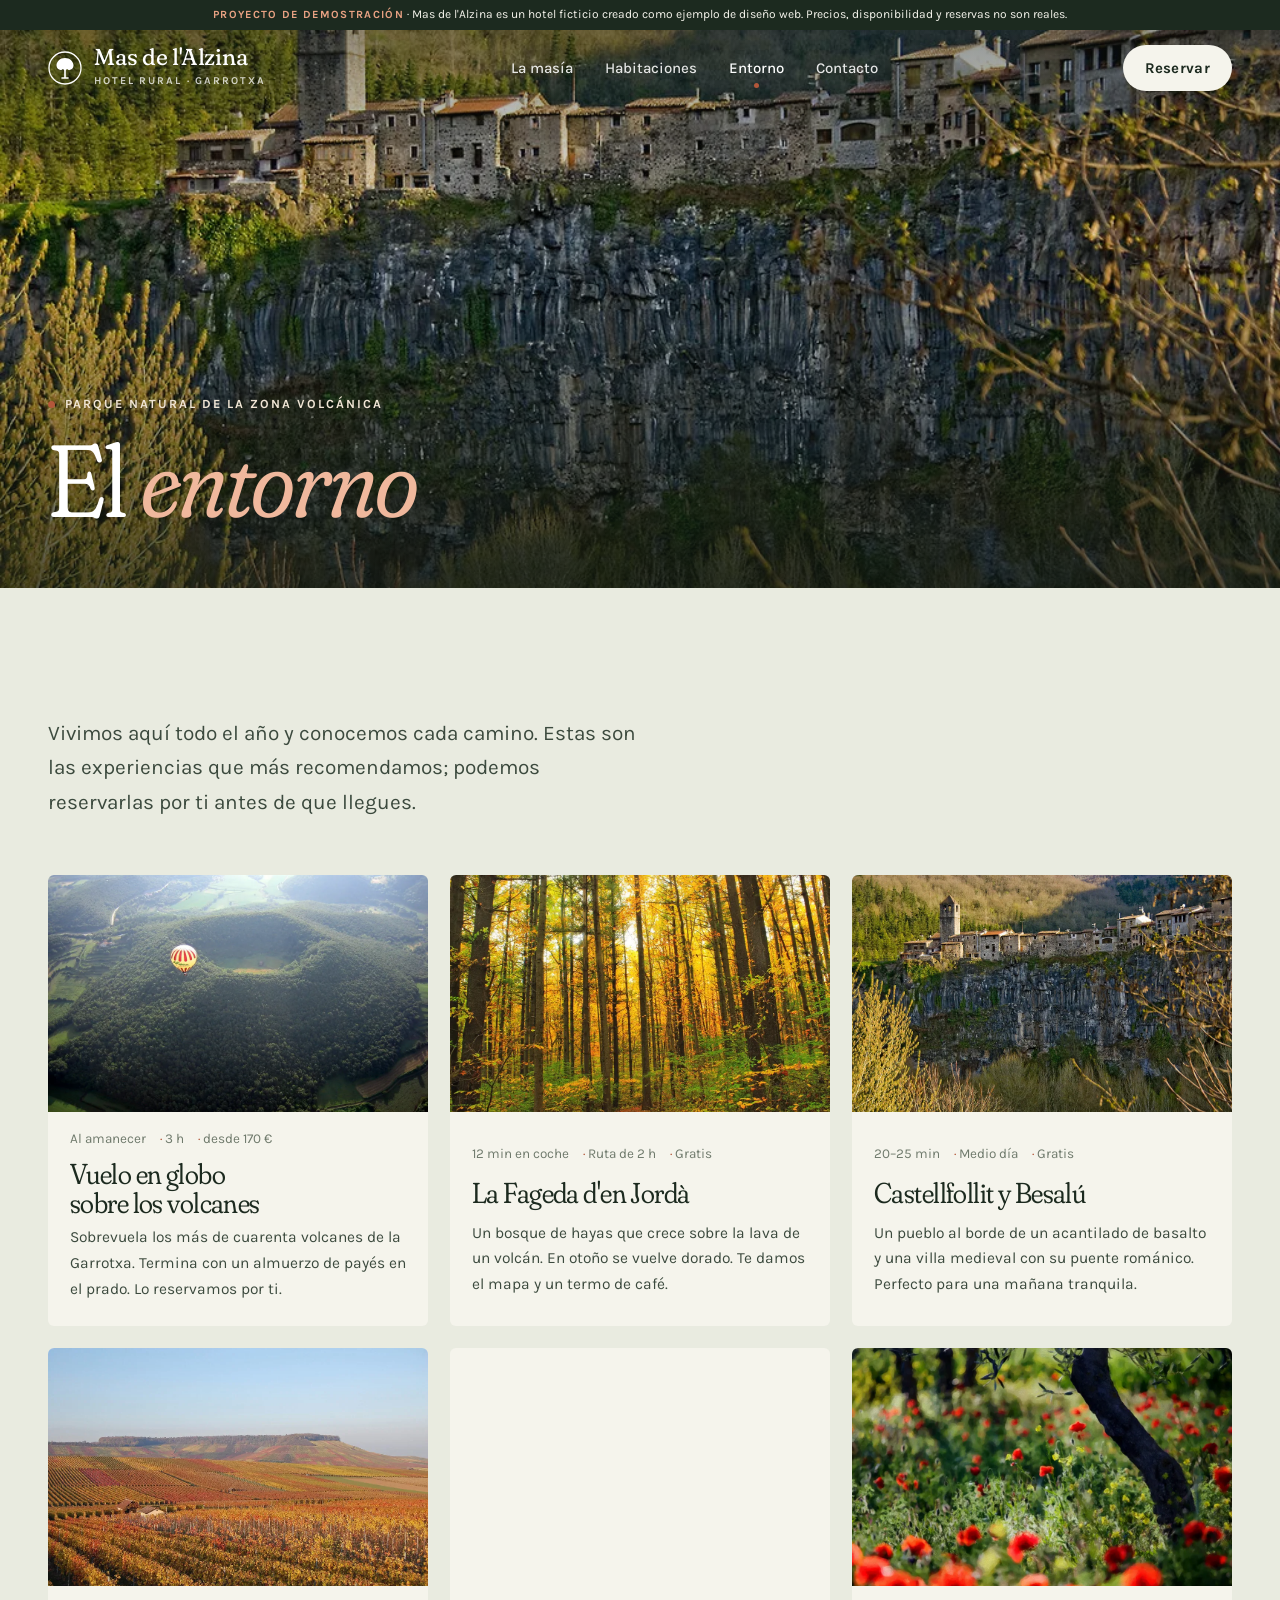
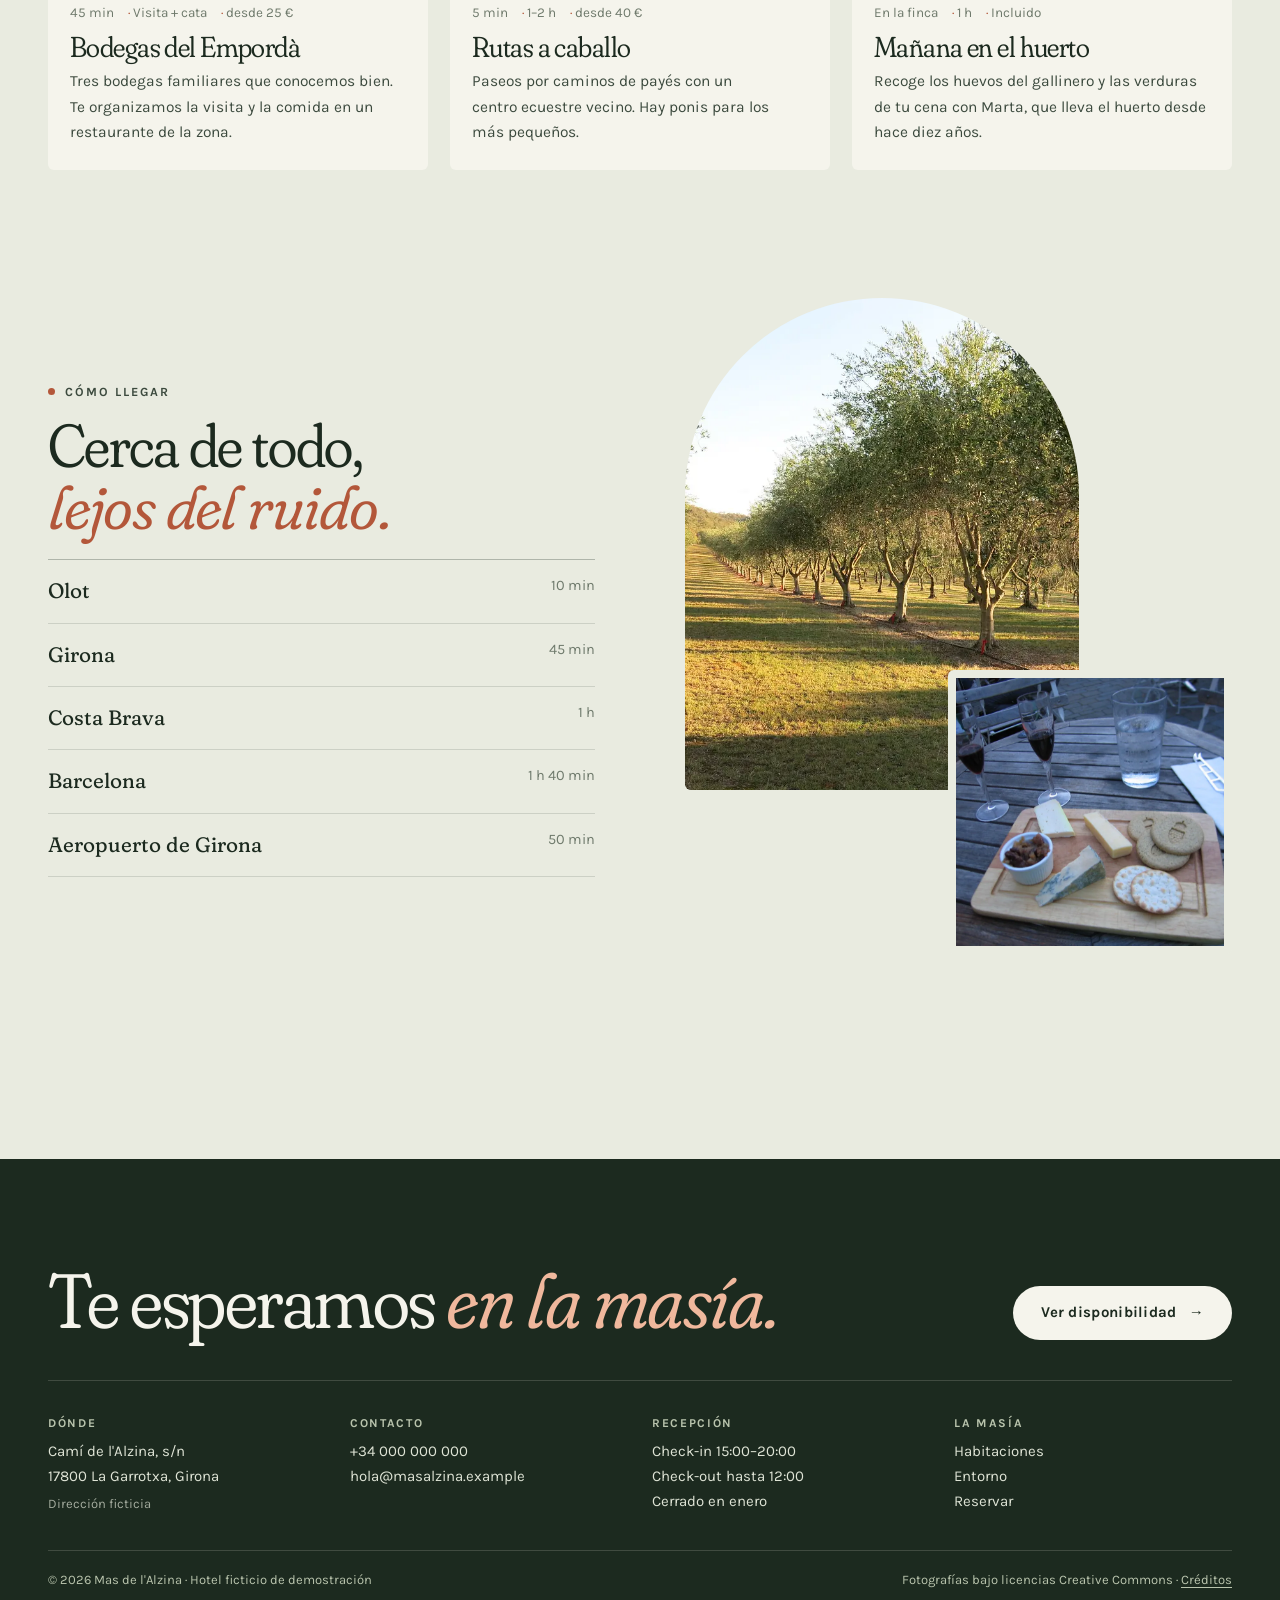
<file: entorno.html>
<!doctype html>
<html lang="es">
<head>
  <meta charset="utf-8">
  <meta name="viewport" content="width=device-width, initial-scale=1">
  <title>Entorno y experiencias · Mas de l'Alzina · Garrotxa</title>
  <meta name="description" content="Qué hacer cerca del Mas de l'Alzina: volcanes, la Fageda d'en Jordà, Besalú, Castellfollit, bodegas y rutas a caballo. (Web de demostración.)">
  <meta name="robots" content="noindex, nofollow">
  <meta name="theme-color" content="#e9ebe0">
  <link rel="icon" href="assets/img/favicon.svg" type="image/svg+xml">
  <link rel="preconnect" href="https://fonts.googleapis.com">
  <link rel="preconnect" href="https://fonts.gstatic.com" crossorigin>
  <link rel="stylesheet" href="https://fonts.googleapis.com/css2?family=Fraunces:ital,opsz,wght,SOFT,WONK@0,9..144,300..600,0..100,0..1;1,9..144,300..600,0..100,0..1&family=Karla:wght@400;500;700&display=swap">
  <link rel="stylesheet" href="styles.css?v=20260927">
  <script>document.documentElement.classList.add("js");setTimeout(function(){if(!window.__KB_OK)document.documentElement.classList.add("reveal-all");},3500);</script>
</head>
<body>
  <a class="skip-link" href="#main">Saltar al contenido</a>
  <div class="demo-bar" role="note"><span><b>Proyecto de demostración</b><span class="demo-long"> · Mas de l'Alzina es un hotel ficticio creado como ejemplo de diseño web. Precios, disponibilidad y reservas no son reales.</span></span></div>
  <header class="nav" data-nav>
    <div class="nav-inner">
      <a class="logo" href="index.html" aria-label="Mas de l'Alzina, inicio"><svg viewBox="0 0 34 34" aria-hidden="true"><circle cx="17" cy="17" r="16" fill="none" stroke="currentColor" stroke-width="1.3"/><path d="M17 7c-5 0-8.5 3.6-8.5 7.6 0 2.8 2 4.4 4 4.4 1.1 0 1.9-.5 2.5-1 .6.9 1.6 1.4 2 1.4s1.4-.5 2-1.4c.6.5 1.4 1 2.5 1 2 0 4-1.6 4-4.4C25.5 10.6 22 7 17 7z" fill="currentColor"/><path d="M17 19v8M14 27h6" stroke="currentColor" stroke-width="1.6" stroke-linecap="round"/></svg><span><b>Mas de l'Alzina</b><small>Hotel rural · Garrotxa</small></span></a>
      <nav class="nav-links" aria-label="Principal">
        <a href="index.html">La masía</a>
        <a href="habitaciones.html">Habitaciones</a>
        <a href="entorno.html" aria-current="page">Entorno</a>
        <a href="reservar.html">Contacto</a>
      </nav>
      <div class="nav-right">
        <a class="btn" href="reservar.html">Reservar</a>
        <button class="burger" type="button" aria-expanded="false" aria-controls="menu" aria-label="Abrir menú"><span></span><span></span></button>
      </div>
    </div>
  </header>
  <nav class="menu" id="menu" aria-hidden="true" aria-label="Menú móvil">
    <div>
      <a class="big" href="index.html">La masía</a>
      <a class="big" href="habitaciones.html">Habitaciones</a>
      <a class="big" href="entorno.html">Entorno</a>
      <a class="big" href="reservar.html">Reservar</a>
    </div>
    <div style="display:grid;gap:4px;font-size:14px;color:#b9c4ad"><span>+34 000 000 000</span><span>hola@masalzina.example</span><span>La Garrotxa, Girona (dirección ficticia)</span></div>
  </nav>

  <main id="main">
    <header class="page-hero">
      <img src="assets/img/castellfollit.webp" alt="Castellfollit de la Roca sobre un acantilado de basalto" width="1024" height="638" loading="eager" fetchpriority="high" decoding="async">
      <div class="wrap"><p class="eyebrow">Parque Natural de la Zona Volcánica</p><h1>El <em>entorno</em></h1></div>
    </header>
    <section class="section wrap" aria-label="Experiencias">
      <p class="lead" style="margin-bottom:clamp(32px,5vw,56px)">Vivimos aquí todo el año y conocemos cada camino. Estas son las experiencias que más recomendamos; podemos reservarlas por ti antes de que llegues.</p>
      <div class="exp">
        <article class="exp-card" id="volcanes" data-reveal style="--d:0ms">
          <div class="ph"><img src="assets/img/globo.webp" alt="Globo sobre el cráter de un volcán" width="1024" height="768" loading="lazy" decoding="async"></div>
          <div class="body"><div class="meta"><span>Al amanecer</span><span>3 h</span><span>desde 170 €</span></div><h3>Vuelo en globo sobre los volcanes</h3><p>Sobrevuela los más de cuarenta volcanes de la Garrotxa. Termina con un almuerzo de payés en el prado. Lo reservamos por ti.</p></div>
        </article>
        <article class="exp-card" id="hayedo" data-reveal style="--d:80ms">
          <div class="ph"><img src="assets/img/fageda.webp" alt="Hayedo en otoño" width="1024" height="683" loading="lazy" decoding="async"></div>
          <div class="body"><div class="meta"><span>12 min en coche</span><span>Ruta de 2 h</span><span>Gratis</span></div><h3>La Fageda d'en Jordà</h3><p>Un bosque de hayas que crece sobre la lava de un volcán. En otoño se vuelve dorado. Te damos el mapa y un termo de café.</p></div>
        </article>
        <article class="exp-card" id="pueblos" data-reveal style="--d:160ms">
          <div class="ph"><img src="assets/img/castellfollit.webp" alt="Castellfollit de la Roca" width="1024" height="638" loading="lazy" decoding="async"></div>
          <div class="body"><div class="meta"><span>20–25 min</span><span>Medio día</span><span>Gratis</span></div><h3>Castellfollit y Besalú</h3><p>Un pueblo al borde de un acantilado de basalto y una villa medieval con su puente románico. Perfecto para una mañana tranquila.</p></div>
        </article>
        <article class="exp-card" id="vino" data-reveal style="--d:0ms">
          <div class="ph"><img src="assets/img/vinyes.webp" alt="Viñedos en otoño" width="1024" height="681" loading="lazy" decoding="async"></div>
          <div class="body"><div class="meta"><span>45 min</span><span>Visita + cata</span><span>desde 25 €</span></div><h3>Bodegas del Empordà</h3><p>Tres bodegas familiares que conocemos bien. Te organizamos la visita y la comida en un restaurante de la zona.</p></div>
        </article>
        <article class="exp-card" id="caballo" data-reveal style="--d:80ms">
          <div class="ph"><img src="assets/img/caballo.webp" alt="Caballo en un prado" width="1024" height="683" loading="lazy" decoding="async"></div>
          <div class="body"><div class="meta"><span>5 min</span><span>1–2 h</span><span>desde 40 €</span></div><h3>Rutas a caballo</h3><p>Paseos por caminos de payés con un centro ecuestre vecino. Hay ponis para los más pequeños.</p></div>
        </article>
        <article class="exp-card" id="huerto" data-reveal style="--d:160ms">
          <div class="ph"><img src="assets/img/roselles.webp" alt="Amapolas bajo los olivos" width="1024" height="1024" loading="lazy" decoding="async"></div>
          <div class="body"><div class="meta"><span>En la finca</span><span>1 h</span><span>Incluido</span></div><h3>Mañana en el huerto</h3><p>Recoge los huevos del gallinero y las verduras de tu cena con Marta, que lleva el huerto desde hace diez años.</p></div>
        </article>
      </div>
    </section>
    <section class="section wrap" style="padding-top:0" aria-labelledby="dist-t">
      <div class="intro">
        <div>
          <p class="eyebrow">Cómo llegar</p>
          <h2 id="dist-t" style="font-size:clamp(2.2rem,5vw,3.8rem);margin:12px 0 20px">Cerca de todo, <em>lejos del ruido.</em></h2>
          <ul class="map-list">
            <li><b>Olot</b><span>10 min</span></li>
            <li><b>Girona</b><span>45 min</span></li>
            <li><b>Costa Brava</b><span>1 h</span></li>
            <li><b>Barcelona</b><span>1 h 40 min</span></li>
            <li><b>Aeropuerto de Girona</b><span>50 min</span></li>
          </ul>
        </div>
        <div class="intro-imgs">
          <div class="a"><img src="assets/img/olivos.webp" alt="Hilera de olivos en un campo al atardecer" width="1024" height="768" loading="lazy" decoding="async"></div>
          <div class="b"><img src="assets/img/quesos.webp" alt="Tabla de quesos y copas de vino en una terraza" width="1024" height="768" loading="lazy" decoding="async"></div>
        </div>
      </div>
    </section>
  </main>

  <footer class="footer">
    <div class="wrap">
      <div class="foot-top">
        <h2>Te esperamos <em>en la masía.</em></h2>
        <a class="btn btn-light" href="reservar.html">Ver disponibilidad <span class="ar">→</span></a>
      </div>
      <div class="foot-grid">
        <div><h3>Dónde</h3><p>Camí de l'Alzina, s/n<br>17800 La Garrotxa, Girona</p><p style="font-size:13px;opacity:.7;margin-top:4px">Dirección ficticia</p></div>
        <div><h3>Contacto</h3><ul><li>+34 000 000 000</li><li>hola@masalzina.example</li></ul></div>
        <div><h3>Recepción</h3><ul><li>Check-in 15:00–20:00</li><li>Check-out hasta 12:00</li><li>Cerrado en enero</li></ul></div>
        <div><h3>La masía</h3><ul><li><a href="habitaciones.html">Habitaciones</a></li><li><a href="entorno.html">Entorno</a></li><li><a href="reservar.html">Reservar</a></li></ul></div>
      </div>
      <div class="foot-bottom"><span>© 2026 Mas de l'Alzina · Hotel ficticio de demostración</span><span>Fotografías bajo licencias Creative Commons · <a href="creditos.html">Créditos</a></span></div>
    </div>
  </footer>
  <script defer src="lib/gsap.min.js?v=20260927"></script>
  <script defer src="lib/ScrollTrigger.min.js?v=20260927"></script>
  <script defer src="lib/manifest.js?v=20260927"></script>
  <script defer src="main.js?v=20260927"></script>
</body>
</html>
</file>
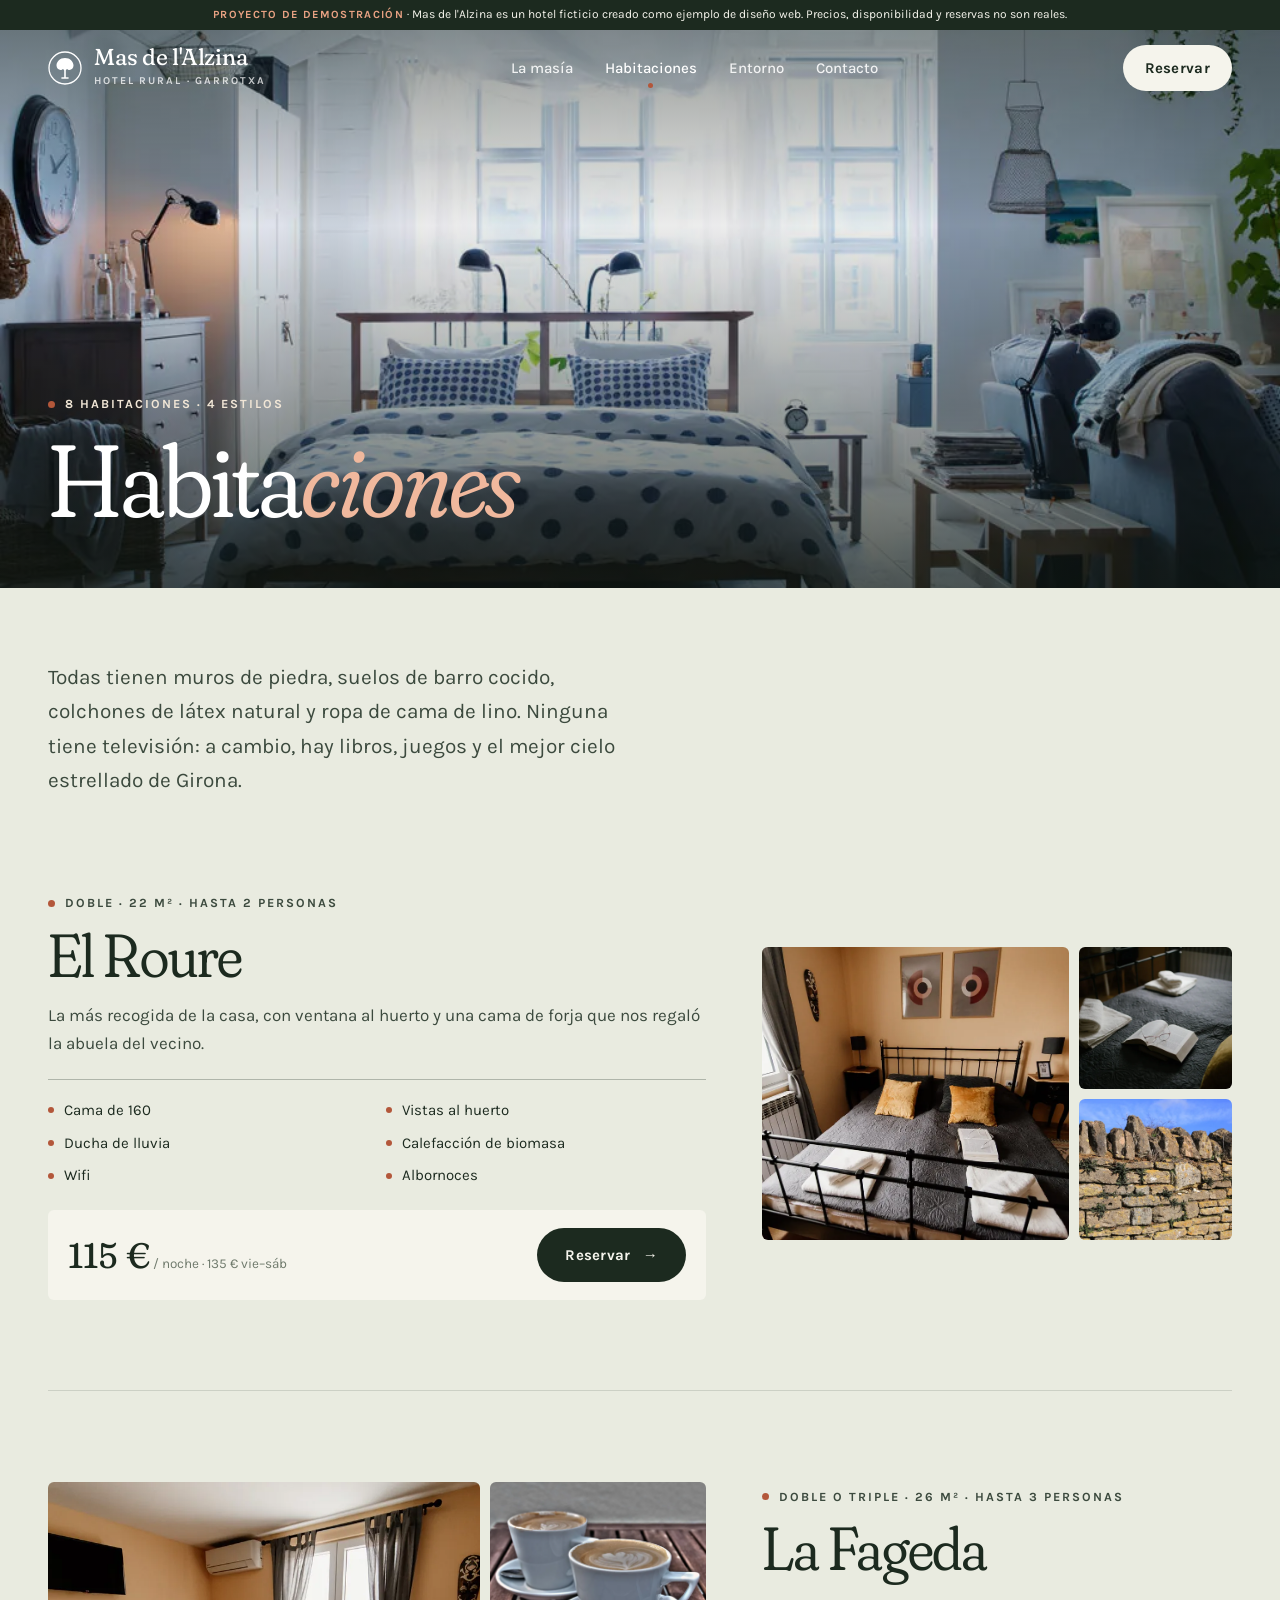
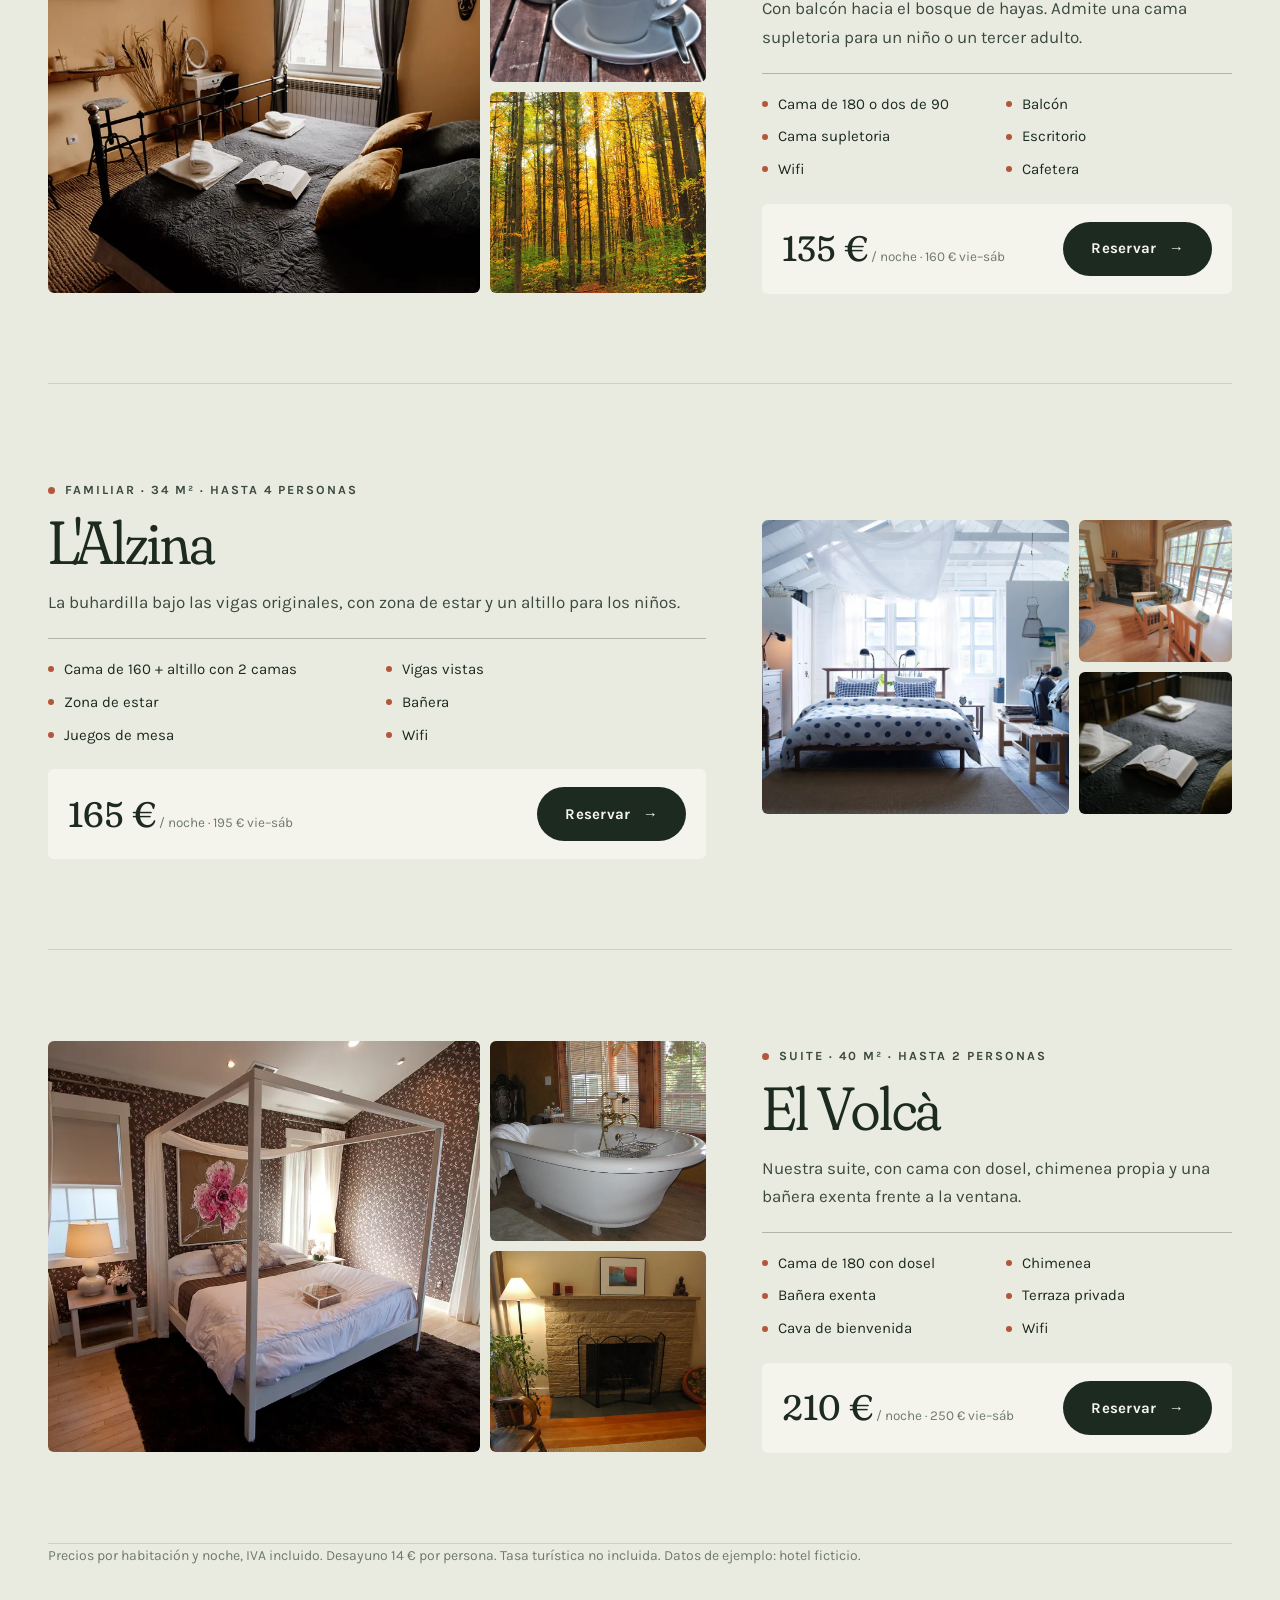
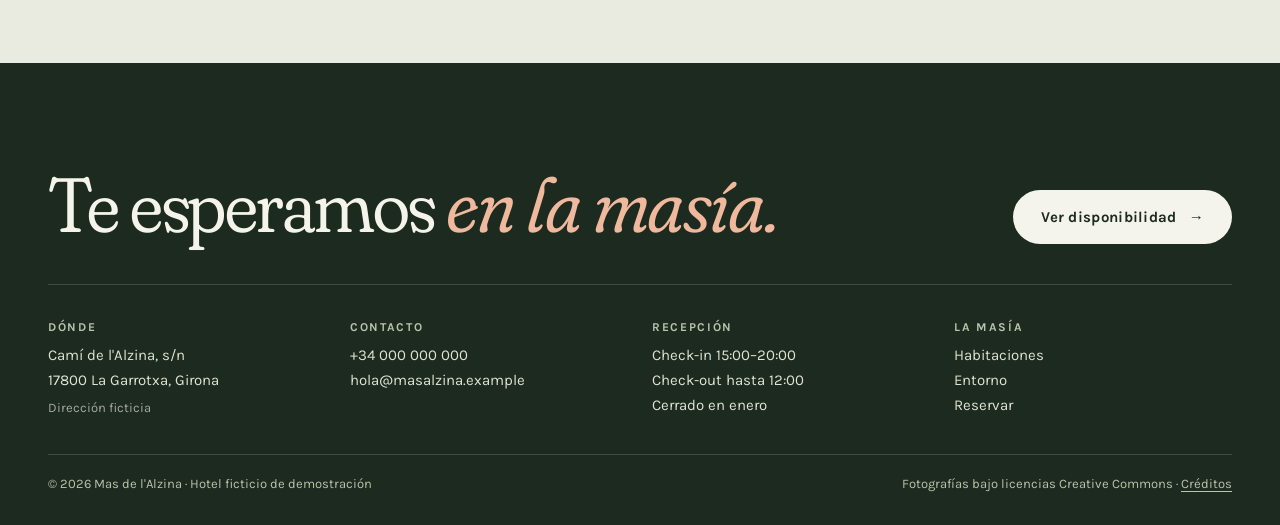
<file: habitaciones.html>
<!doctype html>
<html lang="es">
<head>
  <meta charset="utf-8">
  <meta name="viewport" content="width=device-width, initial-scale=1">
  <title>Habitaciones · Mas de l'Alzina, hotel rural en la Garrotxa</title>
  <meta name="description" content="Cuatro tipos de habitación en una masía del siglo XVII: doble, triple, familiar y suite con chimenea. Precios por noche. (Web de demostración.)">
  <meta name="robots" content="noindex, nofollow">
  <meta name="theme-color" content="#e9ebe0">
  <link rel="icon" href="assets/img/favicon.svg" type="image/svg+xml">
  <link rel="preconnect" href="https://fonts.googleapis.com">
  <link rel="preconnect" href="https://fonts.gstatic.com" crossorigin>
  <link rel="stylesheet" href="https://fonts.googleapis.com/css2?family=Fraunces:ital,opsz,wght,SOFT,WONK@0,9..144,300..600,0..100,0..1;1,9..144,300..600,0..100,0..1&family=Karla:wght@400;500;700&display=swap">
  <link rel="stylesheet" href="styles.css?v=20260927">
  <script>document.documentElement.classList.add("js");setTimeout(function(){if(!window.__KB_OK)document.documentElement.classList.add("reveal-all");},3500);</script>
</head>
<body>
  <a class="skip-link" href="#main">Saltar al contenido</a>
  <div class="demo-bar" role="note"><span><b>Proyecto de demostración</b><span class="demo-long"> · Mas de l'Alzina es un hotel ficticio creado como ejemplo de diseño web. Precios, disponibilidad y reservas no son reales.</span></span></div>
  <header class="nav" data-nav>
    <div class="nav-inner">
      <a class="logo" href="index.html" aria-label="Mas de l'Alzina, inicio"><svg viewBox="0 0 34 34" aria-hidden="true"><circle cx="17" cy="17" r="16" fill="none" stroke="currentColor" stroke-width="1.3"/><path d="M17 7c-5 0-8.5 3.6-8.5 7.6 0 2.8 2 4.4 4 4.4 1.1 0 1.9-.5 2.5-1 .6.9 1.6 1.4 2 1.4s1.4-.5 2-1.4c.6.5 1.4 1 2.5 1 2 0 4-1.6 4-4.4C25.5 10.6 22 7 17 7z" fill="currentColor"/><path d="M17 19v8M14 27h6" stroke="currentColor" stroke-width="1.6" stroke-linecap="round"/></svg><span><b>Mas de l'Alzina</b><small>Hotel rural · Garrotxa</small></span></a>
      <nav class="nav-links" aria-label="Principal">
        <a href="index.html">La masía</a>
        <a href="habitaciones.html" aria-current="page">Habitaciones</a>
        <a href="entorno.html">Entorno</a>
        <a href="reservar.html">Contacto</a>
      </nav>
      <div class="nav-right">
        <a class="btn" href="reservar.html">Reservar</a>
        <button class="burger" type="button" aria-expanded="false" aria-controls="menu" aria-label="Abrir menú"><span></span><span></span></button>
      </div>
    </div>
  </header>
  <nav class="menu" id="menu" aria-hidden="true" aria-label="Menú móvil">
    <div>
      <a class="big" href="index.html">La masía</a>
      <a class="big" href="habitaciones.html">Habitaciones</a>
      <a class="big" href="entorno.html">Entorno</a>
      <a class="big" href="reservar.html">Reservar</a>
    </div>
    <div style="display:grid;gap:4px;font-size:14px;color:#b9c4ad"><span>+34 000 000 000</span><span>hola@masalzina.example</span><span>La Garrotxa, Girona (dirección ficticia)</span></div>
  </nav>

  <main id="main">
    <header class="page-hero">
      <img src="assets/img/hab-alzina.webp" alt="Buhardilla luminosa con vigas de madera" width="1024" height="768" loading="eager" fetchpriority="high" decoding="async">
      <div class="wrap"><p class="eyebrow">8 habitaciones · 4 estilos</p><h1>Habita<em>ciones</em></h1></div>
    </header>
    <div class="wrap">
      <p class="lead" style="padding-top:clamp(40px,6vw,72px)">Todas tienen muros de piedra, suelos de barro cocido, colchones de látex natural y ropa de cama de lino. Ninguna tiene televisión: a cambio, hay libros, juegos y el mejor cielo estrellado de Girona.</p>
      <section class="room-block" id="roure" aria-labelledby="roure-t">
        <div class="room-gallery" data-reveal>
          <div><img src="assets/img/hab-roure.webp" alt="Habitación doble con cama de forja y colcha gris" width="1023" height="683" loading="eager" fetchpriority="high" decoding="async"></div>
          <div><img src="assets/img/detalle-cama.webp" alt="Detalle de la habitación El Roure" width="1024" height="684" loading="lazy" decoding="async"></div>
          <div><img src="assets/img/piedra.webp" alt="Detalle de la masía" width="1024" height="683" loading="lazy" decoding="async"></div>
        </div>
        <div class="room-info" data-reveal style="--d:100ms">
          <p class="eyebrow">Doble · 22 m² · hasta 2 personas</p>
          <h2 id="roure-t">El Roure</h2>
          <p>La más recogida de la casa, con ventana al huerto y una cama de forja que nos regaló la abuela del vecino.</p>
          <ul class="amen"><li>Cama de 160</li><li>Vistas al huerto</li><li>Ducha de lluvia</li><li>Calefacción de biomasa</li><li>Wifi</li><li>Albornoces</li></ul>
          <div class="price-row"><span class="price">115 €<small> / noche · 135 € vie–sáb</small></span><a class="btn" href="reservar.html?habitacion=roure">Reservar <span class="ar">→</span></a></div>
        </div>
      </section>
      <section class="room-block" id="fageda" aria-labelledby="fageda-t">
        <div class="room-gallery" data-reveal>
          <div><img src="assets/img/hab-fageda.webp" alt="Habitación con cama doble, butacas y ventana" width="1023" height="683" loading="lazy" decoding="async"></div>
          <div><img src="assets/img/cafe.webp" alt="Detalle de la habitación La Fageda" width="1024" height="833" loading="lazy" decoding="async"></div>
          <div><img src="assets/img/fageda.webp" alt="Detalle de la masía" width="1024" height="683" loading="lazy" decoding="async"></div>
        </div>
        <div class="room-info" data-reveal style="--d:100ms">
          <p class="eyebrow">Doble o triple · 26 m² · hasta 3 personas</p>
          <h2 id="fageda-t">La Fageda</h2>
          <p>Con balcón hacia el bosque de hayas. Admite una cama supletoria para un niño o un tercer adulto.</p>
          <ul class="amen"><li>Cama de 180 o dos de 90</li><li>Balcón</li><li>Cama supletoria</li><li>Escritorio</li><li>Wifi</li><li>Cafetera</li></ul>
          <div class="price-row"><span class="price">135 €<small> / noche · 160 € vie–sáb</small></span><a class="btn" href="reservar.html?habitacion=fageda">Reservar <span class="ar">→</span></a></div>
        </div>
      </section>
      <section class="room-block" id="alzina" aria-labelledby="alzina-t">
        <div class="room-gallery" data-reveal>
          <div><img src="assets/img/hab-alzina.webp" alt="Buhardilla luminosa con vigas de madera y cama doble" width="1024" height="768" loading="lazy" decoding="async"></div>
          <div><img src="assets/img/salon.webp" alt="Detalle de la habitación L&#x27;Alzina" width="1024" height="685" loading="lazy" decoding="async"></div>
          <div><img src="assets/img/detalle-cama.webp" alt="Detalle de la masía" width="1024" height="684" loading="lazy" decoding="async"></div>
        </div>
        <div class="room-info" data-reveal style="--d:100ms">
          <p class="eyebrow">Familiar · 34 m² · hasta 4 personas</p>
          <h2 id="alzina-t">L'Alzina</h2>
          <p>La buhardilla bajo las vigas originales, con zona de estar y un altillo para los niños.</p>
          <ul class="amen"><li>Cama de 160 + altillo con 2 camas</li><li>Vigas vistas</li><li>Zona de estar</li><li>Bañera</li><li>Juegos de mesa</li><li>Wifi</li></ul>
          <div class="price-row"><span class="price">165 €<small> / noche · 195 € vie–sáb</small></span><a class="btn" href="reservar.html?habitacion=alzina">Reservar <span class="ar">→</span></a></div>
        </div>
      </section>
      <section class="room-block" id="volca" aria-labelledby="volca-t">
        <div class="room-gallery" data-reveal>
          <div><img src="assets/img/hab-volca.webp" alt="Suite con cama con dosel blanco y grandes ventanas" width="1024" height="683" loading="lazy" decoding="async"></div>
          <div><img src="assets/img/banera.webp" alt="Detalle de la habitación El Volcà" width="1024" height="768" loading="lazy" decoding="async"></div>
          <div><img src="assets/img/chimenea.webp" alt="Detalle de la masía" width="1024" height="681" loading="lazy" decoding="async"></div>
        </div>
        <div class="room-info" data-reveal style="--d:100ms">
          <p class="eyebrow">Suite · 40 m² · hasta 2 personas</p>
          <h2 id="volca-t">El Volcà</h2>
          <p>Nuestra suite, con cama con dosel, chimenea propia y una bañera exenta frente a la ventana.</p>
          <ul class="amen"><li>Cama de 180 con dosel</li><li>Chimenea</li><li>Bañera exenta</li><li>Terraza privada</li><li>Cava de bienvenida</li><li>Wifi</li></ul>
          <div class="price-row"><span class="price">210 €<small> / noche · 250 € vie–sáb</small></span><a class="btn" href="reservar.html?habitacion=volca">Reservar <span class="ar">→</span></a></div>
        </div>
      </section>
      <p class="mute" style="font-size:14px;padding-bottom:20px">Precios por habitación y noche, IVA incluido. Desayuno 14 € por persona. Tasa turística no incluida. Datos de ejemplo: hotel ficticio.</p>
    </div>
  </main>

  <footer class="footer">
    <div class="wrap">
      <div class="foot-top">
        <h2>Te esperamos <em>en la masía.</em></h2>
        <a class="btn btn-light" href="reservar.html">Ver disponibilidad <span class="ar">→</span></a>
      </div>
      <div class="foot-grid">
        <div><h3>Dónde</h3><p>Camí de l'Alzina, s/n<br>17800 La Garrotxa, Girona</p><p style="font-size:13px;opacity:.7;margin-top:4px">Dirección ficticia</p></div>
        <div><h3>Contacto</h3><ul><li>+34 000 000 000</li><li>hola@masalzina.example</li></ul></div>
        <div><h3>Recepción</h3><ul><li>Check-in 15:00–20:00</li><li>Check-out hasta 12:00</li><li>Cerrado en enero</li></ul></div>
        <div><h3>La masía</h3><ul><li><a href="habitaciones.html">Habitaciones</a></li><li><a href="entorno.html">Entorno</a></li><li><a href="reservar.html">Reservar</a></li></ul></div>
      </div>
      <div class="foot-bottom"><span>© 2026 Mas de l'Alzina · Hotel ficticio de demostración</span><span>Fotografías bajo licencias Creative Commons · <a href="creditos.html">Créditos</a></span></div>
    </div>
  </footer>
  <script defer src="lib/gsap.min.js?v=20260927"></script>
  <script defer src="lib/ScrollTrigger.min.js?v=20260927"></script>
  <script defer src="lib/manifest.js?v=20260927"></script>
  <script defer src="main.js?v=20260927"></script>
</body>
</html>
</file>
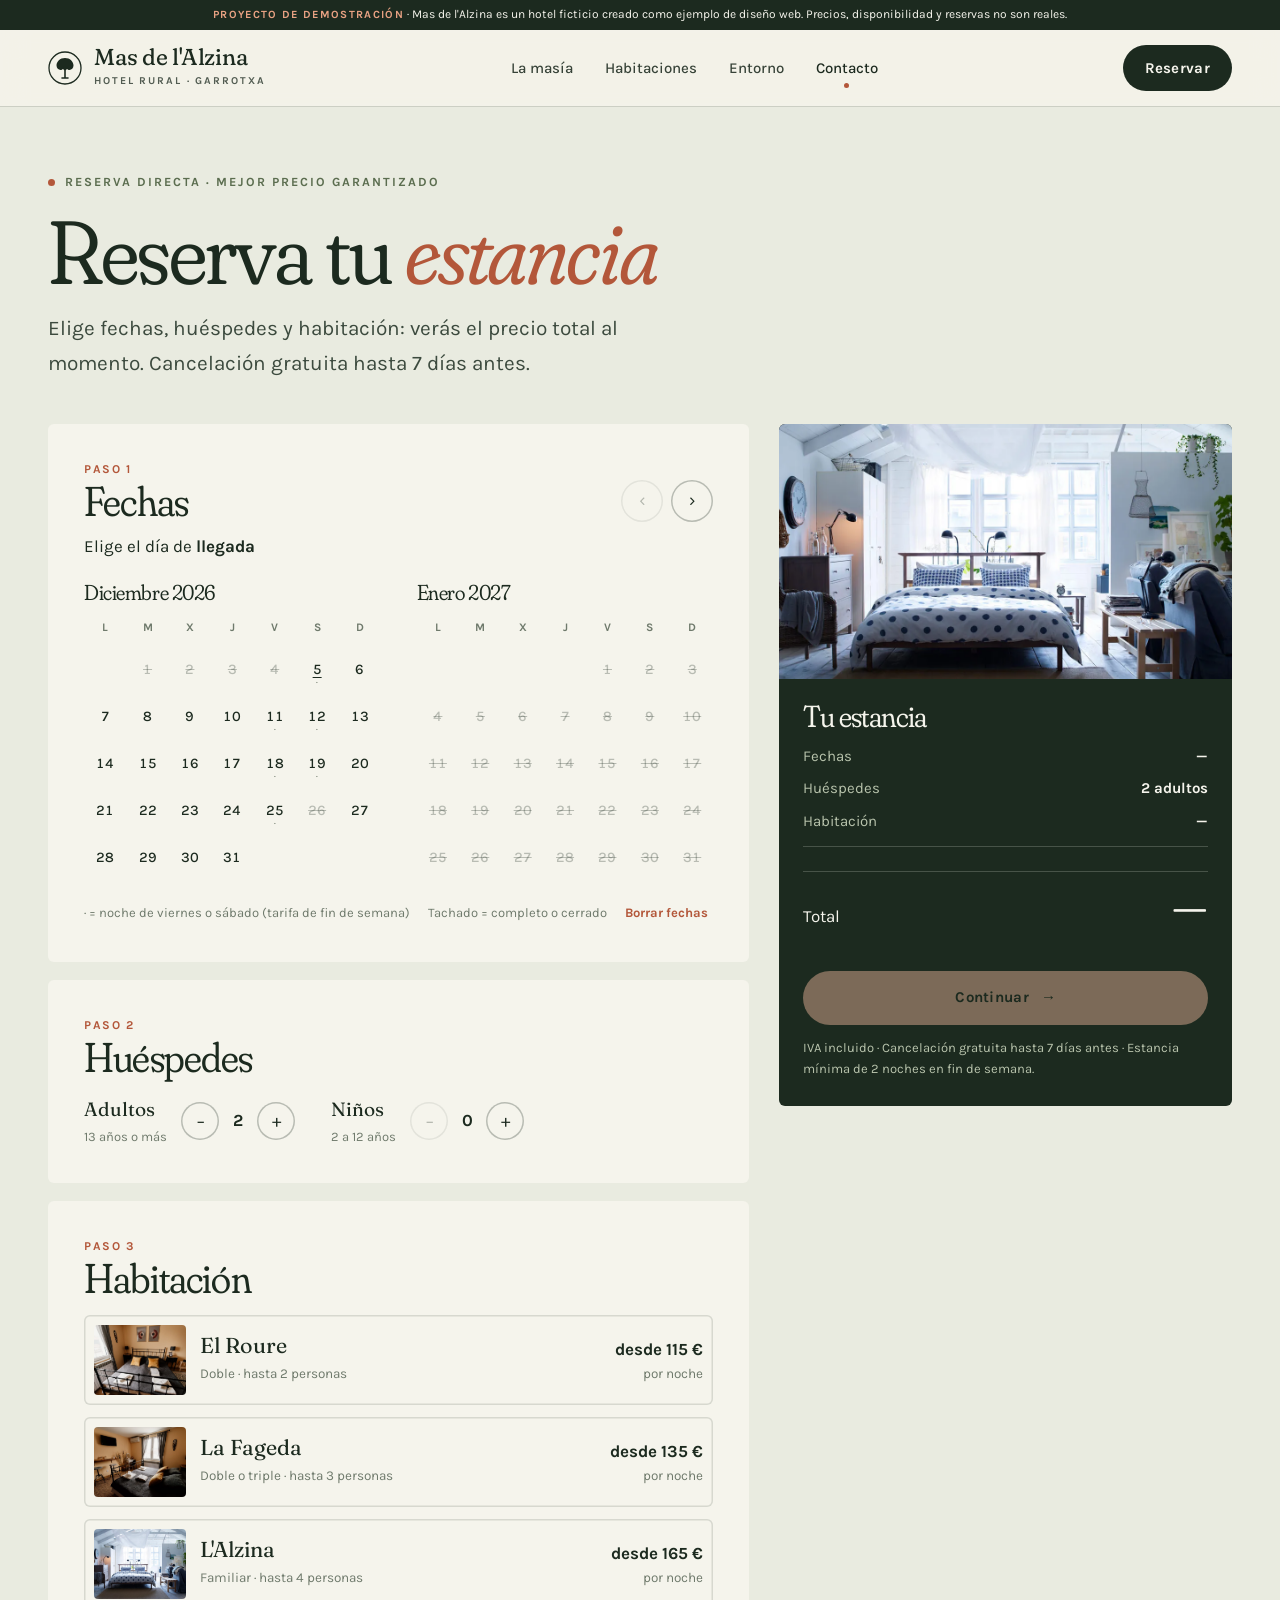
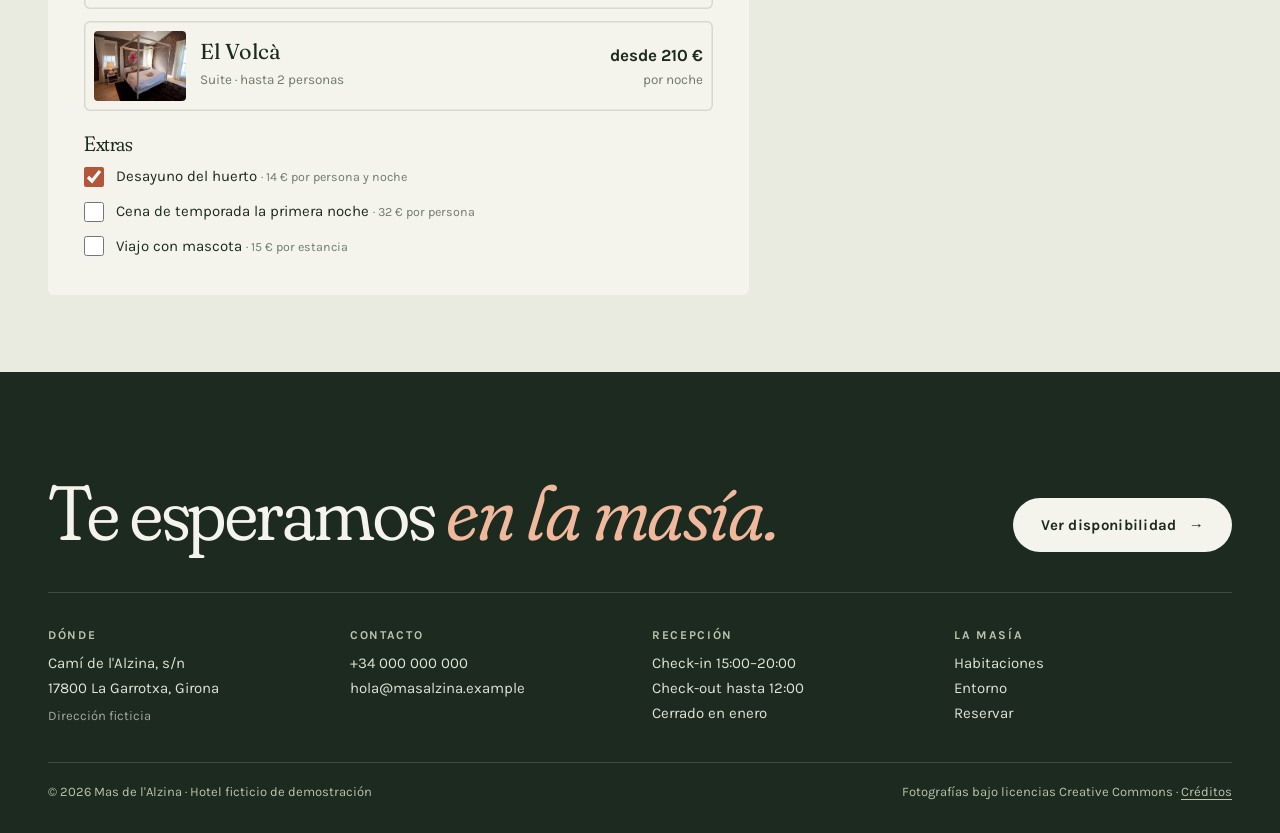
<file: reservar.html>
<!doctype html>
<html lang="es">
<head>
  <meta charset="utf-8">
  <meta name="viewport" content="width=device-width, initial-scale=1">
  <title>Reservar · Mas de l'Alzina, hotel rural en la Garrotxa</title>
  <meta name="description" content="Consulta disponibilidad y reserva tu habitación en el Mas de l'Alzina. Precio total al momento. (Web de demostración.)">
  <meta name="robots" content="noindex, nofollow">
  <meta name="theme-color" content="#e9ebe0">
  <link rel="icon" href="assets/img/favicon.svg" type="image/svg+xml">
  <link rel="preconnect" href="https://fonts.googleapis.com">
  <link rel="preconnect" href="https://fonts.gstatic.com" crossorigin>
  <link rel="stylesheet" href="https://fonts.googleapis.com/css2?family=Fraunces:ital,opsz,wght,SOFT,WONK@0,9..144,300..600,0..100,0..1;1,9..144,300..600,0..100,0..1&family=Karla:wght@400;500;700&display=swap">
  <link rel="stylesheet" href="styles.css?v=20260927">
  <script>document.documentElement.classList.add("js");setTimeout(function(){if(!window.__KB_OK)document.documentElement.classList.add("reveal-all");},3500);</script>
</head>
<body>
  <a class="skip-link" href="#main">Saltar al contenido</a>
  <div class="demo-bar" role="note"><span><b>Proyecto de demostración</b><span class="demo-long"> · Mas de l'Alzina es un hotel ficticio creado como ejemplo de diseño web. Precios, disponibilidad y reservas no son reales.</span></span></div>
  <header class="nav solid" data-nav>
    <div class="nav-inner">
      <a class="logo" href="index.html" aria-label="Mas de l'Alzina, inicio"><svg viewBox="0 0 34 34" aria-hidden="true"><circle cx="17" cy="17" r="16" fill="none" stroke="currentColor" stroke-width="1.3"/><path d="M17 7c-5 0-8.5 3.6-8.5 7.6 0 2.8 2 4.4 4 4.4 1.1 0 1.9-.5 2.5-1 .6.9 1.6 1.4 2 1.4s1.4-.5 2-1.4c.6.5 1.4 1 2.5 1 2 0 4-1.6 4-4.4C25.5 10.6 22 7 17 7z" fill="currentColor"/><path d="M17 19v8M14 27h6" stroke="currentColor" stroke-width="1.6" stroke-linecap="round"/></svg><span><b>Mas de l'Alzina</b><small>Hotel rural · Garrotxa</small></span></a>
      <nav class="nav-links" aria-label="Principal">
        <a href="index.html">La masía</a>
        <a href="habitaciones.html">Habitaciones</a>
        <a href="entorno.html">Entorno</a>
        <a href="reservar.html" aria-current="page">Contacto</a>
      </nav>
      <div class="nav-right">
        <a class="btn" href="reservar.html">Reservar</a>
        <button class="burger" type="button" aria-expanded="false" aria-controls="menu" aria-label="Abrir menú"><span></span><span></span></button>
      </div>
    </div>
  </header>
  <nav class="menu" id="menu" aria-hidden="true" aria-label="Menú móvil">
    <div>
      <a class="big" href="index.html">La masía</a>
      <a class="big" href="habitaciones.html">Habitaciones</a>
      <a class="big" href="entorno.html">Entorno</a>
      <a class="big" href="reservar.html">Reservar</a>
    </div>
    <div style="display:grid;gap:4px;font-size:14px;color:#b9c4ad"><span>+34 000 000 000</span><span>hola@masalzina.example</span><span>La Garrotxa, Girona (dirección ficticia)</span></div>
  </nav>

  <main id="main" style="padding-top:calc(var(--nav-h) + clamp(30px,5vw,60px))">
    <div class="wrap">
      <p class="eyebrow">Reserva directa · mejor precio garantizado</p>
      <h1 style="font-size:clamp(2.8rem,7vw,5.6rem);margin:12px 0 14px">Reserva tu <em>estancia</em></h1>
      <p class="lead" style="margin-bottom:clamp(28px,4vw,44px)">Elige fechas, huéspedes y habitación: verás el precio total al momento. Cancelación gratuita hasta 7 días antes.</p>
      <div class="booking">
        <div data-booking style="display:grid;gap:18px">
          <section class="panel" aria-labelledby="p1">
            <p class="step-n">Paso 1</p>
            <div class="cal-top"><h2 id="p1" style="margin:0">Fechas</h2><div style="display:flex;gap:8px"><button type="button" data-prev aria-label="Mes anterior">‹</button><button type="button" data-next aria-label="Mes siguiente">›</button></div></div>
            <div class="cal-wrap">
              <p class="sel" data-sel aria-live="polite" style="margin-top:10px">Elige el día de <b>llegada</b></p>
              <div class="months"></div>
              <div class="legend"><span>· = noche de viernes o sábado (tarifa de fin de semana)</span><span>Tachado = completo o cerrado</span><button type="button" class="link" data-clear>Borrar fechas</button></div>
            </div>
          </section>
          <section class="panel" aria-labelledby="p2">
            <p class="step-n">Paso 2</p>
            <h2 id="p2">Huéspedes</h2>
            <div class="guests">
              <div class="stepper"><div><b>Adultos</b><small>13 años o más</small></div><div class="ctl"><button type="button" data-g="adults-" aria-label="Quitar adulto">−</button><output data-adults aria-live="polite">2</output><button type="button" data-g="adults+" aria-label="Añadir adulto">+</button></div></div>
              <div class="stepper"><div><b>Niños</b><small>2 a 12 años</small></div><div class="ctl"><button type="button" data-g="kids-" aria-label="Quitar niño">−</button><output data-kids aria-live="polite">0</output><button type="button" data-g="kids+" aria-label="Añadir niño">+</button></div></div>
            </div>
          </section>
          <section class="panel" aria-labelledby="p3">
            <p class="step-n">Paso 3</p>
            <h2 id="p3">Habitación</h2>
            <div class="room-opts">
            <div class="ropt" data-room="roure"><input type="radio" id="r-roure" name="habitacion" value="roure"><label for="r-roure"><img src="assets/img/hab-roure.webp" alt="" width="1023" height="683" loading="lazy" decoding="async"><span><b>El Roure</b><small>Doble · hasta 2 personas</small><br><span class="full"></span></span><span class="pr">desde 115 €<small>por noche</small></span></label></div>
            <div class="ropt" data-room="fageda"><input type="radio" id="r-fageda" name="habitacion" value="fageda"><label for="r-fageda"><img src="assets/img/hab-fageda.webp" alt="" width="1023" height="683" loading="lazy" decoding="async"><span><b>La Fageda</b><small>Doble o triple · hasta 3 personas</small><br><span class="full"></span></span><span class="pr">desde 135 €<small>por noche</small></span></label></div>
            <div class="ropt" data-room="alzina"><input type="radio" id="r-alzina" name="habitacion" value="alzina"><label for="r-alzina"><img src="assets/img/hab-alzina.webp" alt="" width="1024" height="768" loading="lazy" decoding="async"><span><b>L'Alzina</b><small>Familiar · hasta 4 personas</small><br><span class="full"></span></span><span class="pr">desde 165 €<small>por noche</small></span></label></div>
            <div class="ropt" data-room="volca"><input type="radio" id="r-volca" name="habitacion" value="volca"><label for="r-volca"><img src="assets/img/hab-volca.webp" alt="" width="1024" height="683" loading="lazy" decoding="async"><span><b>El Volcà</b><small>Suite · hasta 2 personas</small><br><span class="full"></span></span><span class="pr">desde 210 €<small>por noche</small></span></label></div>
            </div>
            <h3 style="font-size:1.3rem;margin:22px 0 10px">Extras</h3>
            <div class="checks">
              <label><input type="checkbox" id="x-desayuno" checked> <span>Desayuno del huerto <small>· 14 € por persona y noche</small></span></label>
              <label><input type="checkbox" id="x-cena"> <span>Cena de temporada la primera noche <small>· 32 € por persona</small></span></label>
              <label><input type="checkbox" id="x-mascota"> <span>Viajo con mascota <small>· 15 € por estancia</small></span></label>
            </div>
          </section>
          <form class="panel form" data-guest-form hidden novalidate aria-labelledby="p4">
            <p class="step-n">Paso 4</p>
            <h2 id="p4">Tus datos</h2>
            <div class="form-row">
              <div class="field"><label for="g-nombre">Nombre y apellidos</label><input id="g-nombre" name="nombre" autocomplete="name" required><span class="err"></span></div>
              <div class="field"><label for="g-tel">Teléfono</label><input id="g-tel" name="telefono" type="tel" autocomplete="tel" required><span class="err"></span></div>
            </div>
            <div class="field" style="margin-top:16px"><label for="g-email">Email</label><input id="g-email" name="email" type="email" autocomplete="email" required><span class="err"></span></div>
            <div class="field" style="margin-top:16px"><label for="g-notas">Peticiones especiales <span style="text-transform:none;letter-spacing:0;font-weight:400">(opcional)</span></label><textarea id="g-notas" name="notas" placeholder="Hora de llegada aproximada, alergias, una celebración…"></textarea></div>
            <p style="margin-top:18px"><button class="btn" type="submit">Confirmar reserva</button></p>
            <p class="mute" style="font-size:13.5px;margin-top:10px">Demo: no se cobra ni se guarda nada.</p>
          </form>
          <div class="panel success" data-done role="status" aria-live="polite">
            <svg viewBox="0 0 76 76" fill="none" stroke="currentColor" stroke-width="2.4" stroke-linecap="round" aria-hidden="true"><circle cx="38" cy="38" r="34"/><path d="M24 39l10 10 19-21"/></svg>
            <h2>¡Os esperamos, <em data-done-name></em>!</h2>
            <p class="lead" data-done-when></p>
            <p>Código de reserva</p><p class="code" data-done-code>ALZ-00000</p>
            <p class="mute" style="font-size:14px">Esto es una demostración: la reserva no se ha guardado y no se ha cobrado nada.</p>
            <a class="btn btn-line" href="entorno.html">Planear la visita →</a>
          </div>
        </div>

        <aside class="summary" data-summary aria-label="Resumen de la reserva" aria-live="polite">
          <div class="ph"><img src="assets/img/hab-alzina.webp" alt="Habitación del hotel" width="1024" height="768" loading="lazy" decoding="async"></div>
          <div class="body">
            <h2>Tu estancia</h2>
            <dl>
              <div><dt>Fechas</dt><dd data-s-dates>—</dd></div>
              <div><dt>Huéspedes</dt><dd data-s-guests>2 adultos</dd></div>
              <div><dt>Habitación</dt><dd data-s-room>—</dd></div>
            </dl>
            <div class="lines" data-s-lines></div>
            <div class="total"><span>Total</span><b data-s-total>—</b></div>
            <p class="b-err" role="alert"></p>
            <button class="btn" type="button" data-go disabled>Continuar <span class="ar">→</span></button>
            <p class="note">IVA incluido · Cancelación gratuita hasta 7 días antes · Estancia mínima de 2 noches en fin de semana.</p>
          </div>
        </aside>
      </div>
    </div>
  </main>

  <footer class="footer">
    <div class="wrap">
      <div class="foot-top">
        <h2>Te esperamos <em>en la masía.</em></h2>
        <a class="btn btn-light" href="reservar.html">Ver disponibilidad <span class="ar">→</span></a>
      </div>
      <div class="foot-grid">
        <div><h3>Dónde</h3><p>Camí de l'Alzina, s/n<br>17800 La Garrotxa, Girona</p><p style="font-size:13px;opacity:.7;margin-top:4px">Dirección ficticia</p></div>
        <div><h3>Contacto</h3><ul><li>+34 000 000 000</li><li>hola@masalzina.example</li></ul></div>
        <div><h3>Recepción</h3><ul><li>Check-in 15:00–20:00</li><li>Check-out hasta 12:00</li><li>Cerrado en enero</li></ul></div>
        <div><h3>La masía</h3><ul><li><a href="habitaciones.html">Habitaciones</a></li><li><a href="entorno.html">Entorno</a></li><li><a href="reservar.html">Reservar</a></li></ul></div>
      </div>
      <div class="foot-bottom"><span>© 2026 Mas de l'Alzina · Hotel ficticio de demostración</span><span>Fotografías bajo licencias Creative Commons · <a href="creditos.html">Créditos</a></span></div>
    </div>
  </footer>
  <script defer src="lib/gsap.min.js?v=20260927"></script>
  <script defer src="lib/ScrollTrigger.min.js?v=20260927"></script>
  <script defer src="lib/manifest.js?v=20260927"></script>
  <script defer src="main.js?v=20260927"></script>
</body>
</html>
</file>
<file: styles.css>
/* =============================================================
   MAS DE L'ALZINA — Hotel rural · La Garrotxa, Girona
   Archetype: Cinematic storytelling, light & natural
   (pale sage, forest green, terracotta; photography-led)
   ============================================================= */

/* 1. Tokens ---------------------------------------------------- */
:root {
  --bg:     #e9ebe0;
  --bg-2:   #f5f4ec;
  --bg-3:   #dcdfd0;
  --forest: #1c2a1f;
  --forest-2:#2b3d2e;
  --moss:   #5b6d4f;
  --ink-2:  #3c4a3e;
  --mute:   #6f7a6c;
  --clay:   #b3573a;
  --clay-2: #9a4529;
  --line:   rgba(28, 42, 31, 0.14);
  --line-2: rgba(28, 42, 31, 0.28);

  --display: "Fraunces", Georgia, serif;
  --sans:    "Karla", "Helvetica Neue", Arial, sans-serif;

  --gutter: clamp(16px, 4vw, 48px);
  --maxw: 1320px;
  --demo-h: 30px;
  --nav-h: 76px;
  --r: 6px;
  --ease: cubic-bezier(0.16, 1, 0.3, 1);
}

/* 2. Reset & base ---------------------------------------------- */
*, *::before, *::after { box-sizing: border-box; margin: 0; padding: 0; }
html { -webkit-text-size-adjust: 100%; overflow-x: clip; scroll-behavior: smooth; scroll-padding-top: calc(var(--demo-h) + var(--nav-h) + 16px); }
body { font-family: var(--sans); font-size: 17px; line-height: 1.65; color: var(--forest); background: var(--bg); -webkit-font-smoothing: antialiased; overflow-x: clip; padding-top: var(--demo-h); }
img, svg { display: block; max-width: 100%; }
img { height: auto; }
button, input, select, textarea { font: inherit; color: inherit; }
button { cursor: pointer; border: 0; background: none; }
a { color: inherit; text-decoration: none; }
ul, ol { list-style: none; }
p { text-wrap: pretty; }
h1, h2, h3 { font-family: var(--display); font-weight: 350; font-variation-settings: "SOFT" 100, "opsz" 144; line-height: 1.02; letter-spacing: -0.02em; text-wrap: balance; }
h1 em, h2 em, h3 em { font-style: italic; color: var(--clay); font-variation-settings: "SOFT" 100, "WONK" 1; }
::selection { background: var(--clay); color: #fff; }
:focus-visible { outline: 2px solid var(--clay); outline-offset: 3px; }

/* 3. Utilities ------------------------------------------------- */
.skip-link { position: fixed; top: -100px; left: 1rem; z-index: 999; padding: .6rem 1rem; background: var(--forest); color: #fff; }
.skip-link:focus { top: 1rem; }
.sr-only { position: absolute; width: 1px; height: 1px; overflow: hidden; clip: rect(0 0 0 0); white-space: nowrap; }
.wrap { width: 100%; max-width: var(--maxw); margin-inline: auto; padding-inline: var(--gutter); }
.section { padding-block: clamp(72px, 10vw, 140px); }
.eyebrow { display: inline-flex; align-items: center; gap: 10px; font-size: 12.5px; font-weight: 700; letter-spacing: .16em; text-transform: uppercase; color: var(--moss); }
.eyebrow::before { content: ""; width: 7px; height: 7px; border-radius: 50%; background: var(--clay); }
.lead { font-size: clamp(1.08rem, 1.7vw, 1.3rem); color: var(--ink-2); max-width: 50ch; }
.mute { color: var(--mute); }

.btn { display: inline-flex; align-items: center; justify-content: center; gap: 12px; min-height: 54px; padding: 0 28px; border-radius: 999px; background: var(--forest); color: var(--bg-2); font-weight: 700; font-size: 15px; letter-spacing: .02em; transition: background .35s, color .35s, transform .5s var(--ease); }
.btn:hover, .btn:focus-visible { background: var(--clay); }
.btn-light { background: var(--bg-2); color: var(--forest); }
.btn-light:hover { background: var(--clay); color: #fff; }
.btn-line { background: transparent; color: var(--forest); box-shadow: inset 0 0 0 1.5px var(--forest); }
.btn-line:hover { background: var(--forest); color: var(--bg-2); }
.btn .ar { transition: transform .4s var(--ease); }
.btn:hover .ar { transform: translateX(4px); }
.link { font-weight: 700; color: var(--clay); background-image: linear-gradient(currentColor, currentColor); background-size: 0 1.5px; background-position: 0 100%; background-repeat: no-repeat; transition: background-size .45s var(--ease); padding-bottom: 2px; }
.link:hover { background-size: 100% 1.5px; }

/* Demo bar */
.demo-bar { position: fixed; inset: 0 0 auto 0; z-index: 90; height: var(--demo-h); display: flex; align-items: center; justify-content: center; padding: 0 12px; background: var(--forest); color: var(--bg-2); font-size: 12px; white-space: nowrap; overflow: hidden; }
.demo-bar > span { overflow: hidden; text-overflow: ellipsis; }
.demo-bar b { font-weight: 700; letter-spacing: .12em; text-transform: uppercase; font-size: 11px; color: #e8a283; }
.demo-long { display: none; }
@media (min-width: 720px) { .demo-long { display: inline; } }

/* 4. Nav ------------------------------------------------------- */
.nav { position: fixed; left: 0; right: 0; top: var(--demo-h); z-index: 50; height: var(--nav-h); color: #fff; transition: background .45s, color .45s, box-shadow .45s; }
.nav.is-scrolled, .nav.solid { background: rgba(245, 244, 236, .94); color: var(--forest); box-shadow: 0 1px 0 var(--line); }
@supports (backdrop-filter: blur(10px)) { .nav.is-scrolled, .nav.solid { background: rgba(245,244,236,.8); backdrop-filter: blur(14px) saturate(140%); -webkit-backdrop-filter: blur(14px) saturate(140%); } }
.nav-inner { height: 100%; max-width: var(--maxw); margin-inline: auto; padding-inline: var(--gutter); display: flex; align-items: center; justify-content: space-between; gap: 20px; }
.logo { display: inline-flex; align-items: center; gap: 12px; }
.logo svg { width: 34px; height: 34px; flex: none; }
.logo b { font-family: var(--display); font-weight: 400; font-size: 23px; line-height: 1; letter-spacing: -.01em; display: block; font-variation-settings: "SOFT" 100; }
.logo small { display: block; font-size: 10.5px; font-weight: 700; letter-spacing: .18em; text-transform: uppercase; opacity: .75; margin-top: 3px; }
.nav-links { display: none; gap: 32px; font-weight: 500; font-size: 15px; }
.nav-links a { position: relative; opacity: .88; transition: opacity .3s; }
.nav-links a:hover, .nav-links a[aria-current="page"] { opacity: 1; }
.nav-links a[aria-current="page"]::after { content: ""; position: absolute; left: 50%; bottom: -8px; width: 5px; height: 5px; margin-left: -2.5px; border-radius: 50%; background: var(--clay); }
.nav-right { display: flex; align-items: center; gap: 10px; }
.nav-right .btn { display: none; min-height: 46px; padding: 0 22px; }
.nav:not(.is-scrolled):not(.solid) .nav-right .btn { background: var(--bg-2); color: var(--forest); }
.nav:not(.is-scrolled):not(.solid) .nav-right .btn:hover { background: var(--clay); color: #fff; }
.burger { width: 48px; height: 48px; display: grid; place-content: center; gap: 6px; }
.burger span { width: 24px; height: 1.8px; background: currentColor; transition: transform .4s var(--ease); }
.burger[aria-expanded="true"] span:nth-child(1) { transform: translateY(3.9px) rotate(45deg); }
.burger[aria-expanded="true"] span:nth-child(2) { transform: translateY(-3.9px) rotate(-45deg); }
.menu { position: fixed; inset: 0; z-index: 49; background: var(--forest); color: var(--bg-2); padding: calc(var(--demo-h) + var(--nav-h) + 20px) var(--gutter) 32px; display: flex; flex-direction: column; justify-content: space-between; clip-path: inset(0 0 100% 0); visibility: hidden; transition: clip-path .7s var(--ease), visibility 0s .7s; }
.menu.is-open { clip-path: inset(0 0 0 0); visibility: visible; transition: clip-path .7s var(--ease), visibility 0s; }
.menu a.big { display: block; font-family: var(--display); font-size: clamp(2.6rem, 12vw, 3.8rem); line-height: 1.1; font-variation-settings: "SOFT" 100; }
.menu a.big:hover { color: #e8a283; font-style: italic; }
.menu-open .nav { color: var(--bg-2) !important; background: transparent !important; box-shadow: none !important; backdrop-filter: none !important; }

/* 5. HERO ------------------------------------------------------ */
.hero { position: relative; height: calc(100svh - var(--demo-h)); min-height: 600px; overflow: hidden; color: #fff; background: var(--forest); }
.hero-img { position: absolute; inset: -6% 0 0; }
.hero-img img { width: 100%; height: 100%; object-fit: cover; transform: scale(1.08); transition: transform 2.6s var(--ease); }
.js .is-loaded .hero-img img { transform: scale(1); }
.hero::after { content: ""; position: absolute; inset: 0; background: linear-gradient(180deg, rgba(16,24,18,.5) 0%, rgba(16,24,18,.05) 30%, rgba(16,24,18,.1) 55%, rgba(16,24,18,.78) 100%); }
.hero-content { position: absolute; z-index: 2; left: 0; right: 0; bottom: 0; padding-bottom: clamp(28px, 5vw, 60px); }
.hero .eyebrow { color: #f1e6d6; }
.hero h1 { font-size: clamp(3rem, min(8.4vw, 11.5svh), 8rem); line-height: .95; margin: 16px 0 0; max-width: 11ch; }
.hero h1 em { color: #f0b89d; }
.hero h1 .ln { display: block; overflow: hidden; padding-bottom: .06em; }
.hero h1 .ln > span { display: block; }
.js .hero h1 .ln > span { transform: translateY(110%); transition: transform 1.3s var(--ease); transition-delay: var(--d, 0ms); }
.js .is-loaded .hero h1 .ln > span { transform: none; }
.hero-foot { display: grid; gap: 22px; margin-top: clamp(20px, 3vw, 34px); align-items: end; }
.hero-foot p { max-width: 42ch; color: #eef0e6; font-size: 1.05rem; }
.weather { display: inline-flex; align-items: center; gap: 12px; padding: 10px 16px 10px 12px; border-radius: 999px; background: rgba(255,255,255,.14); border: 1px solid rgba(255,255,255,.28); font-size: 14px; }
@supports (backdrop-filter: blur(10px)) { .weather { backdrop-filter: blur(10px); -webkit-backdrop-filter: blur(10px); } }
.weather svg { width: 22px; height: 22px; }
.weather b { font-weight: 700; }

/* Booking bar (hero bottom) */
.bookbar { margin-top: clamp(20px, 3vw, 32px); display: grid; grid-template-columns: 1fr 1fr; background: var(--bg-2); color: var(--forest); border-radius: 18px; overflow: hidden; box-shadow: 0 30px 60px -30px rgba(0,0,0,.6); }
.bookbar > * { padding: 12px 18px; border-bottom: 1px solid var(--line); }
.bookbar > *:nth-child(odd) { border-right: 1px solid var(--line); }
.bookbar label { display: block; font-size: 11px; font-weight: 700; letter-spacing: .14em; text-transform: uppercase; color: var(--mute); }
.bookbar input, .bookbar select { width: 100%; border: 0; background: transparent; font-family: var(--display); font-size: 1.2rem; padding: 2px 0; -webkit-appearance: none; appearance: none; }
.bookbar input:focus, .bookbar select:focus { outline: none; }
.bookbar .btn { grid-column: 1 / -1; border-radius: 0; min-height: 58px; border: 0; }
.bookbar > div:nth-child(3) { grid-column: 1 / -1; border-right: 0; }

/* 6. Signature: the window that opens ------------------------- */
.window-sec { position: relative; height: 230vh; }
.window-sticky { position: sticky; top: 0; height: 100svh; overflow: hidden; display: grid; place-items: center; }
.window-frame { position: absolute; inset: 0; clip-path: inset(var(--wy, 30%) var(--wx, 34%) var(--wy, 30%) var(--wx, 34%) round var(--wr, 200px) var(--wr, 200px) 10px 10px); will-change: clip-path; }
.window-frame img { width: 100%; height: 100%; object-fit: cover; transform: scale(var(--ws, 1.25)); will-change: transform; }
.window-text { position: absolute; z-index: 2; inset: auto 0 0; padding: 0 var(--gutter) clamp(30px, 6vw, 70px); text-align: center; color: #fff; opacity: var(--wt, 0); transform: translateY(calc((1 - var(--wt, 0)) * 30px)); pointer-events: none; }
.window-text::before { content: ""; position: absolute; inset: -80px 0 0; z-index: -1; background: linear-gradient(transparent, rgba(16,24,18,.75)); }
.window-text h2 { font-size: clamp(2.4rem, 6.4vw, 5.8rem); max-width: 16ch; margin: 12px auto 0; }
.window-text h2 em { color: #f0b89d; }
.window-text .eyebrow { color: #f1e6d6; }
.window-caption { position: absolute; top: calc(var(--demo-h) + var(--nav-h) + 1svh); left: 0; right: 0; text-align: center; opacity: calc(1 - var(--wt, 0) * 2); padding: 0 var(--gutter); }
.window-caption p { font-family: var(--display); font-style: italic; font-size: clamp(1.4rem, 2.8vw, 2.2rem); color: var(--ink-2); max-width: 40ch; margin-inline: auto; font-variation-settings: "SOFT" 100; }

/* 7. Intro ---------------------------------------------------- */
.intro { display: grid; gap: 40px; align-items: center; }
.intro h2 { font-size: clamp(2.4rem, 5.6vw, 4.6rem); margin: 14px 0 22px; }
.intro p + p { margin-top: 1em; }
.intro p { color: var(--ink-2); }
.facts { display: grid; grid-template-columns: repeat(3, 1fr); gap: 0; margin-top: 30px; border-top: 1px solid var(--line-2); }
.facts div { padding: 16px 12px 0 0; }
.facts b { display: block; font-family: var(--display); font-weight: 350; font-size: clamp(2rem, 4vw, 3rem); line-height: 1; color: var(--clay); font-variation-settings: "SOFT" 100; }
.facts span { font-size: 13.5px; color: var(--mute); }
.intro-imgs { position: relative; aspect-ratio: 5 / 6; }
.intro-imgs .a { position: absolute; left: 0; top: 0; width: 72%; aspect-ratio: 4 / 5; overflow: hidden; border-radius: 200px 200px var(--r) var(--r); }
.intro-imgs .b { position: absolute; right: 0; bottom: 0; width: 52%; aspect-ratio: 1; overflow: hidden; border-radius: var(--r); border: 8px solid var(--bg); }
.intro-imgs img { width: 100%; height: 100%; object-fit: cover; }

/* 8. Rooms ---------------------------------------------------- */
.sec-head { display: flex; justify-content: space-between; align-items: end; gap: 20px; flex-wrap: wrap; margin-bottom: clamp(28px, 4vw, 52px); }
.sec-head h2 { font-size: clamp(2.4rem, 5.6vw, 4.6rem); margin-top: 12px; }
.rooms { display: grid; gap: 22px; }
.room-card { display: flex; flex-direction: column; background: var(--bg-2); border-radius: var(--r); overflow: hidden; transition: transform .6s var(--ease), box-shadow .6s; }
.room-card:hover { transform: translateY(-6px); box-shadow: 0 30px 60px -34px rgba(28,42,31,.55); }
.room-card .ph { position: relative; aspect-ratio: 4 / 3; overflow: hidden; }
.room-card .ph img { width: 100%; height: 100%; object-fit: cover; transition: transform 1.4s var(--ease); }
.room-card:hover .ph img { transform: scale(1.06); }
.room-card .badge { position: absolute; top: 14px; left: 14px; padding: 5px 11px; border-radius: 999px; background: var(--bg-2); font-size: 12px; font-weight: 700; }
.room-card .body { padding: 22px 22px 24px; display: grid; gap: 10px; flex: 1; }
.room-card h3 { font-size: 1.9rem; }
.room-card p { color: var(--ink-2); font-size: 15.5px; }
.room-card .specs { display: flex; flex-wrap: wrap; gap: 6px 16px; font-size: 13.5px; color: var(--mute); }
.room-card .foot { display: flex; justify-content: space-between; align-items: center; margin-top: auto; padding-top: 14px; border-top: 1px solid var(--line); }
.room-card .price { font-family: var(--display); font-size: 1.7rem; font-variation-settings: "SOFT" 100; }
.room-card .price small { font-family: var(--sans); font-size: 13px; color: var(--mute); }

/* 9. Day timeline -------------------------------------------- */
.day { background: var(--forest); color: var(--bg-2); }
.day h2 em { color: #f0b89d; }
.day .eyebrow { color: #b9c4ad; }
.day-grid { display: grid; gap: 18px; }
.moment { display: grid; gap: 14px; }
.moment .ph { aspect-ratio: 4 / 5; overflow: hidden; border-radius: var(--r); }
.moment .ph img { width: 100%; height: 100%; object-fit: cover; transition: transform 1.4s var(--ease); }
.moment:hover .ph img { transform: scale(1.05); }
.moment time { font-family: var(--display); font-size: 2.2rem; line-height: 1; color: #f0b89d; font-variation-settings: "SOFT" 100; }
.moment h3 { font-size: 1.5rem; }
.moment p { color: #c8d0bf; font-size: 15px; }

/* 10. Surroundings mosaic ------------------------------------ */
.mosaic { display: grid; gap: 12px; grid-template-columns: repeat(2, 1fr); }
.tile { position: relative; overflow: hidden; border-radius: var(--r); aspect-ratio: 1; color: #fff; }
.tile img { width: 100%; height: 100%; object-fit: cover; transition: transform 1.4s var(--ease); }
.tile:hover img { transform: scale(1.06); }
.tile::after { content: ""; position: absolute; inset: 0; background: linear-gradient(transparent 45%, rgba(16,24,18,.78)); }
.tile .t { position: absolute; z-index: 1; left: 16px; right: 16px; bottom: 14px; }
.tile .t b { display: block; font-family: var(--display); font-weight: 400; font-size: clamp(1.3rem, 2.2vw, 1.9rem); line-height: 1.05; font-variation-settings: "SOFT" 100; }
.tile .t span { font-size: 13px; opacity: .85; }

/* Reviews */
.reviews { display: grid; gap: 18px; }
.review { padding: 26px; background: var(--bg-2); border-radius: var(--r); }
.review .stars { color: var(--clay); letter-spacing: 3px; }
.review p { font-family: var(--display); font-size: 1.25rem; line-height: 1.4; margin: 10px 0 14px; font-variation-settings: "SOFT" 100; }
.review footer { font-size: 14px; color: var(--mute); }
.review footer b { color: var(--forest); }
.score { display: flex; align-items: center; gap: 16px; }
.score b { font-family: var(--display); font-size: 3.6rem; font-weight: 350; line-height: 1; color: var(--clay); }
.score span { font-size: 14px; color: var(--mute); }

/* CTA */
.cta { position: relative; overflow: hidden; border-radius: var(--r); min-height: 460px; display: grid; place-items: center; text-align: center; color: #fff; padding: 60px var(--gutter); isolation: isolate; }
.cta img { position: absolute; inset: 0; width: 100%; height: 100%; object-fit: cover; z-index: -2; }
.cta::after { content: ""; position: absolute; inset: 0; z-index: -1; background: rgba(16,24,18,.5); }
.cta h2 { font-size: clamp(2.6rem, 7vw, 6rem); }
.cta h2 em { color: #f0b89d; }
.cta p { margin: 14px auto 26px; max-width: 44ch; color: #eef0e6; }

/* 11. Interior pages ----------------------------------------- */
.page-hero { position: relative; height: 62svh; min-height: 420px; overflow: hidden; color: #fff; display: flex; align-items: flex-end; background: var(--forest); }
.page-hero img { position: absolute; inset: 0; width: 100%; height: 100%; object-fit: cover; }
.page-hero::after { content: ""; position: absolute; inset: 0; background: linear-gradient(180deg, rgba(16,24,18,.45), rgba(16,24,18,.08) 35%, rgba(16,24,18,.72)); }
.page-hero .wrap { position: relative; z-index: 1; padding-bottom: clamp(28px, 5vw, 56px); }
.page-hero h1 { font-size: clamp(3rem, 8vw, 7rem); margin-top: 12px; }
.page-hero h1 em { color: #f0b89d; }
.page-hero .eyebrow { color: #f1e6d6; }

/* Room detail blocks */
.room-block { display: grid; gap: 28px; padding-block: clamp(48px, 7vw, 96px); border-bottom: 1px solid var(--line); scroll-margin-top: 110px; }
.room-block:last-child { border-bottom: 0; }
.room-gallery { display: grid; grid-template-columns: 2fr 1fr; grid-template-rows: 1fr 1fr; gap: 10px; aspect-ratio: 16 / 10; }
.room-gallery > * { overflow: hidden; border-radius: var(--r); }
.room-gallery > :first-child { grid-row: 1 / span 2; }
.room-gallery img { width: 100%; height: 100%; object-fit: cover; }
.room-info h2 { font-size: clamp(2.4rem, 5vw, 3.8rem); margin: 10px 0 14px; }
.room-info p { color: var(--ink-2); }
.amen { display: grid; grid-template-columns: 1fr 1fr; gap: 8px 18px; margin: 22px 0; padding-top: 18px; border-top: 1px solid var(--line-2); font-size: 15px; }
.amen li { display: flex; gap: 10px; align-items: center; }
.amen li::before { content: ""; width: 6px; height: 6px; border-radius: 50%; background: var(--clay); flex: none; }
.price-row { display: flex; flex-wrap: wrap; justify-content: space-between; align-items: center; gap: 14px; padding: 18px 20px; background: var(--bg-2); border-radius: var(--r); }
.price-row .price { font-family: var(--display); font-size: 2.2rem; line-height: 1; font-variation-settings: "SOFT" 100; }
.price-row .price small { font-family: var(--sans); font-size: 13.5px; color: var(--mute); }

/* Surroundings page */
.exp { display: grid; gap: 22px; }
.exp-card { display: grid; gap: 16px; background: var(--bg-2); border-radius: var(--r); overflow: hidden; }
.exp-card .ph { aspect-ratio: 16 / 10; overflow: hidden; }
.exp-card .ph img { width: 100%; height: 100%; object-fit: cover; transition: transform 1.4s var(--ease); }
.exp-card:hover .ph img { transform: scale(1.05); }
.exp-card .body { padding: 0 22px 24px; display: grid; gap: 8px; }
.exp-card h3 { font-size: 1.8rem; }
.exp-card .meta { display: flex; flex-wrap: wrap; gap: 6px 14px; font-size: 13.5px; color: var(--mute); }
.exp-card .meta span::before { content: "· "; color: var(--clay); }
.exp-card .meta span:first-child::before { content: ""; }
.exp-card p { color: var(--ink-2); font-size: 15.5px; }
.map-list { display: grid; gap: 0; border-top: 1px solid var(--line-2); }
.map-list li { display: flex; justify-content: space-between; gap: 16px; padding: 14px 0; border-bottom: 1px solid var(--line); }
.map-list b { font-family: var(--display); font-weight: 400; font-size: 1.3rem; font-variation-settings: "SOFT" 100; }
.map-list span { color: var(--mute); font-size: 14.5px; white-space: nowrap; }

/* 12. Booking page ------------------------------------------- */
.booking { display: grid; gap: 26px; align-items: start; }
.panel { background: var(--bg-2); border-radius: var(--r); padding: clamp(20px, 3.4vw, 36px); }
.panel h2 { font-size: clamp(1.8rem, 3.4vw, 2.6rem); margin-bottom: 16px; }
.step-n { font-size: 12px; font-weight: 700; letter-spacing: .14em; text-transform: uppercase; color: var(--clay); }
.cal-wrap { display: grid; gap: 22px; }
.cal-top { display: flex; justify-content: space-between; align-items: center; gap: 10px; }
.cal-top button { width: 42px; height: 42px; border-radius: 50%; box-shadow: inset 0 0 0 1.5px var(--line-2); font-size: 18px; }
.cal-top button:disabled { opacity: .3; cursor: not-allowed; }
.cal-top .sel { font-size: 14.5px; color: var(--ink-2); }
.cal-top .sel b { color: var(--forest); }
.months { display: grid; gap: 26px; }
.month h3 { font-size: 1.35rem; margin-bottom: 10px; text-transform: capitalize; }
.grid7 { display: grid; grid-template-columns: repeat(7, 1fr); gap: 3px 0; text-align: center; }
.grid7 .dow { font-size: 11.5px; font-weight: 700; color: var(--mute); padding: 4px 0 8px; }
.grid7 button { position: relative; height: 44px; font-size: 14.5px; font-weight: 500; font-variant-numeric: tabular-nums; transition: color .2s; }
.grid7 button::before { content: ""; position: absolute; inset: 2px; border-radius: 50%; transition: background .2s; }
.grid7 button span { position: relative; z-index: 1; }
.grid7 button small { position: absolute; z-index: 1; left: 0; right: 0; bottom: 2px; font-size: 9px; color: var(--mute); }
.grid7 button:hover:not(:disabled)::before { background: var(--bg-3); }
.grid7 button:disabled { color: rgba(28,42,31,.28); cursor: not-allowed; text-decoration: line-through; }
.grid7 button.in-range { background: rgba(179,87,58,.13); }
.grid7 button.is-start, .grid7 button.is-end { color: #fff; }
.grid7 button.is-start::before, .grid7 button.is-end::before { background: var(--clay); }
.grid7 button.is-start small, .grid7 button.is-end small { color: #fbe2d6; }
.grid7 button.is-start { background: linear-gradient(90deg, transparent 50%, rgba(179,87,58,.13) 50%); }
.grid7 button.is-end { background: linear-gradient(90deg, rgba(179,87,58,.13) 50%, transparent 50%); }
.grid7 button.is-start.is-end { background: none; }
.grid7 button.today span { text-decoration: underline; text-underline-offset: 3px; }
.legend { display: flex; flex-wrap: wrap; gap: 8px 18px; font-size: 13px; color: var(--mute); }
.guests { display: flex; flex-wrap: wrap; gap: 18px 36px; }
.stepper { display: flex; align-items: center; gap: 14px; }
.stepper b { display: block; font-family: var(--display); font-weight: 400; font-size: 1.2rem; }
.stepper small { display: block; font-size: 13px; color: var(--mute); }
.stepper .ctl { display: flex; align-items: center; gap: 10px; margin-left: auto; }
.stepper button { width: 38px; height: 38px; border-radius: 50%; box-shadow: inset 0 0 0 1.5px var(--line-2); font-size: 18px; line-height: 1; }
.stepper button:disabled { opacity: .3; }
.stepper output { min-width: 18px; text-align: center; font-weight: 700; }
.room-opts { display: grid; gap: 12px; }
.ropt { position: relative; }
.ropt input { position: absolute; opacity: 0; pointer-events: none; }
.ropt label { display: grid; grid-template-columns: 92px 1fr auto; gap: 14px; align-items: center; padding: 10px; border-radius: var(--r); box-shadow: inset 0 0 0 1.5px var(--line); cursor: pointer; transition: box-shadow .25s, background .25s; }
.ropt label img { width: 92px; height: 70px; object-fit: cover; border-radius: 4px; }
.ropt label b { font-family: var(--display); font-weight: 400; font-size: 1.35rem; display: block; line-height: 1.1; }
.ropt label small { font-size: 13.5px; color: var(--mute); }
.ropt label .pr { text-align: right; font-weight: 700; white-space: nowrap; }
.ropt label .pr small { display: block; font-weight: 400; }
.ropt input:checked + label { box-shadow: inset 0 0 0 2px var(--clay); background: rgba(179,87,58,.06); }
.ropt input:disabled + label { opacity: .45; cursor: not-allowed; }
.ropt input:focus-visible + label { outline: 2px solid var(--clay); outline-offset: 2px; }
.ropt .full { font-size: 12px; font-weight: 700; color: var(--clay); }
.checks { display: grid; gap: 10px; }
.checks label { display: flex; gap: 12px; align-items: center; font-size: 15px; cursor: pointer; }
.checks input { width: 20px; height: 20px; accent-color: var(--clay); }
.checks span small { color: var(--mute); }
.field { display: grid; gap: 6px; }
.field label { font-size: 12px; font-weight: 700; letter-spacing: .12em; text-transform: uppercase; color: var(--mute); }
.field input, .field textarea { width: 100%; min-height: 52px; padding: 12px 16px; border-radius: var(--r); border: 0; background: #fff; box-shadow: inset 0 0 0 1.5px var(--line); font-size: 16px; }
.field textarea { min-height: 90px; resize: vertical; }
.field input:focus, .field textarea:focus { outline: none; box-shadow: inset 0 0 0 2px var(--clay); }
.field.is-invalid input { box-shadow: inset 0 0 0 2px #c0392b; }
.field .err { font-size: 13px; color: #b0301f; min-height: 1em; }
.form-row { display: grid; gap: 16px; }
.form[hidden] { display: none; }
.summary { position: relative; background: var(--forest); color: var(--bg-2); border-radius: var(--r); overflow: hidden; }
.summary .ph { aspect-ratio: 16 / 9; overflow: hidden; }
.summary .ph img { width: 100%; height: 100%; object-fit: cover; transition: opacity .4s; }
.summary .body { padding: 22px 24px 26px; display: grid; gap: 12px; }
.summary h2 { font-size: 1.9rem; }
.summary dl { display: grid; gap: 8px; }
.summary dl div { display: flex; justify-content: space-between; gap: 12px; font-size: 15px; }
.summary dt { color: #b9c4ad; }
.summary dd { text-align: right; font-weight: 700; }
.summary .lines { border-top: 1px solid rgba(245,244,236,.2); padding-top: 12px; display: grid; gap: 6px; font-size: 14.5px; }
.summary .lines div { display: flex; justify-content: space-between; gap: 12px; }
.summary .lines span:first-child { color: #c8d0bf; }
.summary .total { display: flex; justify-content: space-between; align-items: baseline; border-top: 1px solid rgba(245,244,236,.2); padding-top: 12px; }
.summary .total b { font-family: var(--display); font-weight: 350; font-size: 2.8rem; line-height: 1; font-variation-settings: "SOFT" 100; }
.summary .note { font-size: 13px; color: #b9c4ad; }
.summary .btn { background: #f0b89d; color: var(--forest); }
.summary .btn:hover { background: #fff; }
.summary .btn[disabled] { opacity: .45; pointer-events: none; }
.b-err { color: #f0b89d; font-size: 14px; min-height: 1.2em; }
.success { display: none; text-align: center; gap: 12px; justify-items: center; }
.success.is-visible { display: grid; }
.success svg { width: 76px; height: 76px; color: var(--clay); }
.success svg path, .success svg circle { stroke-dasharray: 220; stroke-dashoffset: 220; animation: draw 1s var(--ease) forwards; }
.success svg path { animation-delay: .4s; }
@keyframes draw { to { stroke-dashoffset: 0; } }
.success h2 { font-size: clamp(2.2rem, 5vw, 3.4rem); }
.success .code { font-family: var(--display); font-size: 1.6rem; letter-spacing: .08em; color: var(--clay); }

/* Credits */
.credits li { padding: 16px 0; border-bottom: 1px solid var(--line); display: grid; gap: 4px; font-size: 14.5px; color: var(--ink-2); }
.credits strong { font-family: var(--display); font-weight: 400; font-size: 1.25rem; color: var(--forest); }
.credits a { color: var(--clay); font-weight: 700; }

/* 13. Footer -------------------------------------------------- */
.footer { background: var(--forest); color: var(--bg-2); padding-top: clamp(56px, 8vw, 110px); margin-top: clamp(40px, 6vw, 80px); }
.foot-top { display: grid; gap: 30px; padding-bottom: 40px; border-bottom: 1px solid rgba(245,244,236,.16); }
.foot-top h2 { font-size: clamp(2.4rem, 6vw, 5rem); }
.foot-top h2 em { color: #f0b89d; }
.foot-grid { display: grid; grid-template-columns: 1fr 1fr; gap: 24px; padding-block: 36px; }
.foot-grid h3 { font-family: var(--sans); font-size: 12px; font-weight: 700; letter-spacing: .14em; text-transform: uppercase; color: #b9c4ad; margin-bottom: 10px; }
.foot-grid p, .foot-grid li { font-size: 15px; color: #dfe4d6; }
.foot-grid a:hover { color: #f0b89d; }
.foot-bottom { display: flex; flex-wrap: wrap; justify-content: space-between; gap: 10px; padding: 18px 0 30px; border-top: 1px solid rgba(245,244,236,.16); font-size: 13px; color: #b9c4ad; }
.foot-bottom a { text-decoration: underline; text-underline-offset: 3px; }

/* 14. Reveal -------------------------------------------------- */
.js [data-reveal] { opacity: 0; transform: translateY(28px); transition: opacity 1s var(--ease), transform 1.2s var(--ease); transition-delay: var(--d, 0ms); }
.js [data-reveal].is-revealed { opacity: 1; transform: none; }
.reveal-all [data-reveal], .reveal-all .hero h1 .ln > span { opacity: 1 !important; transform: none !important; }
.reveal[data-split] { opacity: 1; transform: none; }
@view-transition { navigation: auto; }

/* 15. Responsive ---------------------------------------------- */
@media (min-width: 540px) {
  .form-row { grid-template-columns: 1fr 1fr; }
  .rooms { grid-template-columns: 1fr 1fr; }
  .day-grid { grid-template-columns: 1fr 1fr; }
}
@media (min-width: 720px) {
  .bookbar { grid-template-columns: repeat(3, 1fr) auto; max-width: 980px; }
  .bookbar > * { border-bottom: 0; border-right: 1px solid var(--line); }
  .bookbar > div:nth-child(3) { grid-column: auto; border-right: 1px solid var(--line); }
  .bookbar .btn { grid-column: auto; min-width: 190px; }
  .mosaic { grid-template-columns: repeat(4, 1fr); grid-auto-rows: clamp(180px, 19vw, 270px); grid-auto-flow: dense; }
  .mosaic .tile { aspect-ratio: auto; }
  .mosaic .tile.wide { grid-column: span 2; aspect-ratio: auto; }
  .mosaic .tile.tall { grid-row: span 2; aspect-ratio: auto; }
  .reviews { grid-template-columns: repeat(3, 1fr); }
  .exp { grid-template-columns: 1fr 1fr; }
  .foot-grid { grid-template-columns: repeat(4, 1fr); }
  .months { grid-template-columns: 1fr 1fr; gap: 36px; }
}
@media (min-width: 960px) {
  .nav-links { display: flex; }
  .nav-right .btn { display: inline-flex; }
  .burger, .menu { display: none; }
  .hero-foot { grid-template-columns: 1fr auto; }
  .intro { grid-template-columns: 1fr 1fr; gap: 90px; }
  .rooms { grid-template-columns: repeat(4, 1fr); }
  .day-grid { grid-template-columns: repeat(4, 1fr); gap: 22px; }
  .day-grid .moment:nth-child(even) { transform: translateY(48px); }
  .room-block { grid-template-columns: 1.4fr 1fr; gap: 56px; align-items: center; }
  .room-block:nth-child(even) .room-gallery { order: 2; }
  .exp { grid-template-columns: repeat(3, 1fr); }
  .booking { grid-template-columns: 1.55fr 1fr; gap: 30px; }
  .summary { position: sticky; top: calc(var(--demo-h) + var(--nav-h) + 24px); }
  .foot-top { grid-template-columns: 1fr auto; align-items: end; }
}

/* 16. Reduced motion — only intrusive bits ------------------- */
@media (prefers-reduced-motion: reduce) {
  html { scroll-behavior: auto; }
}
</file>
